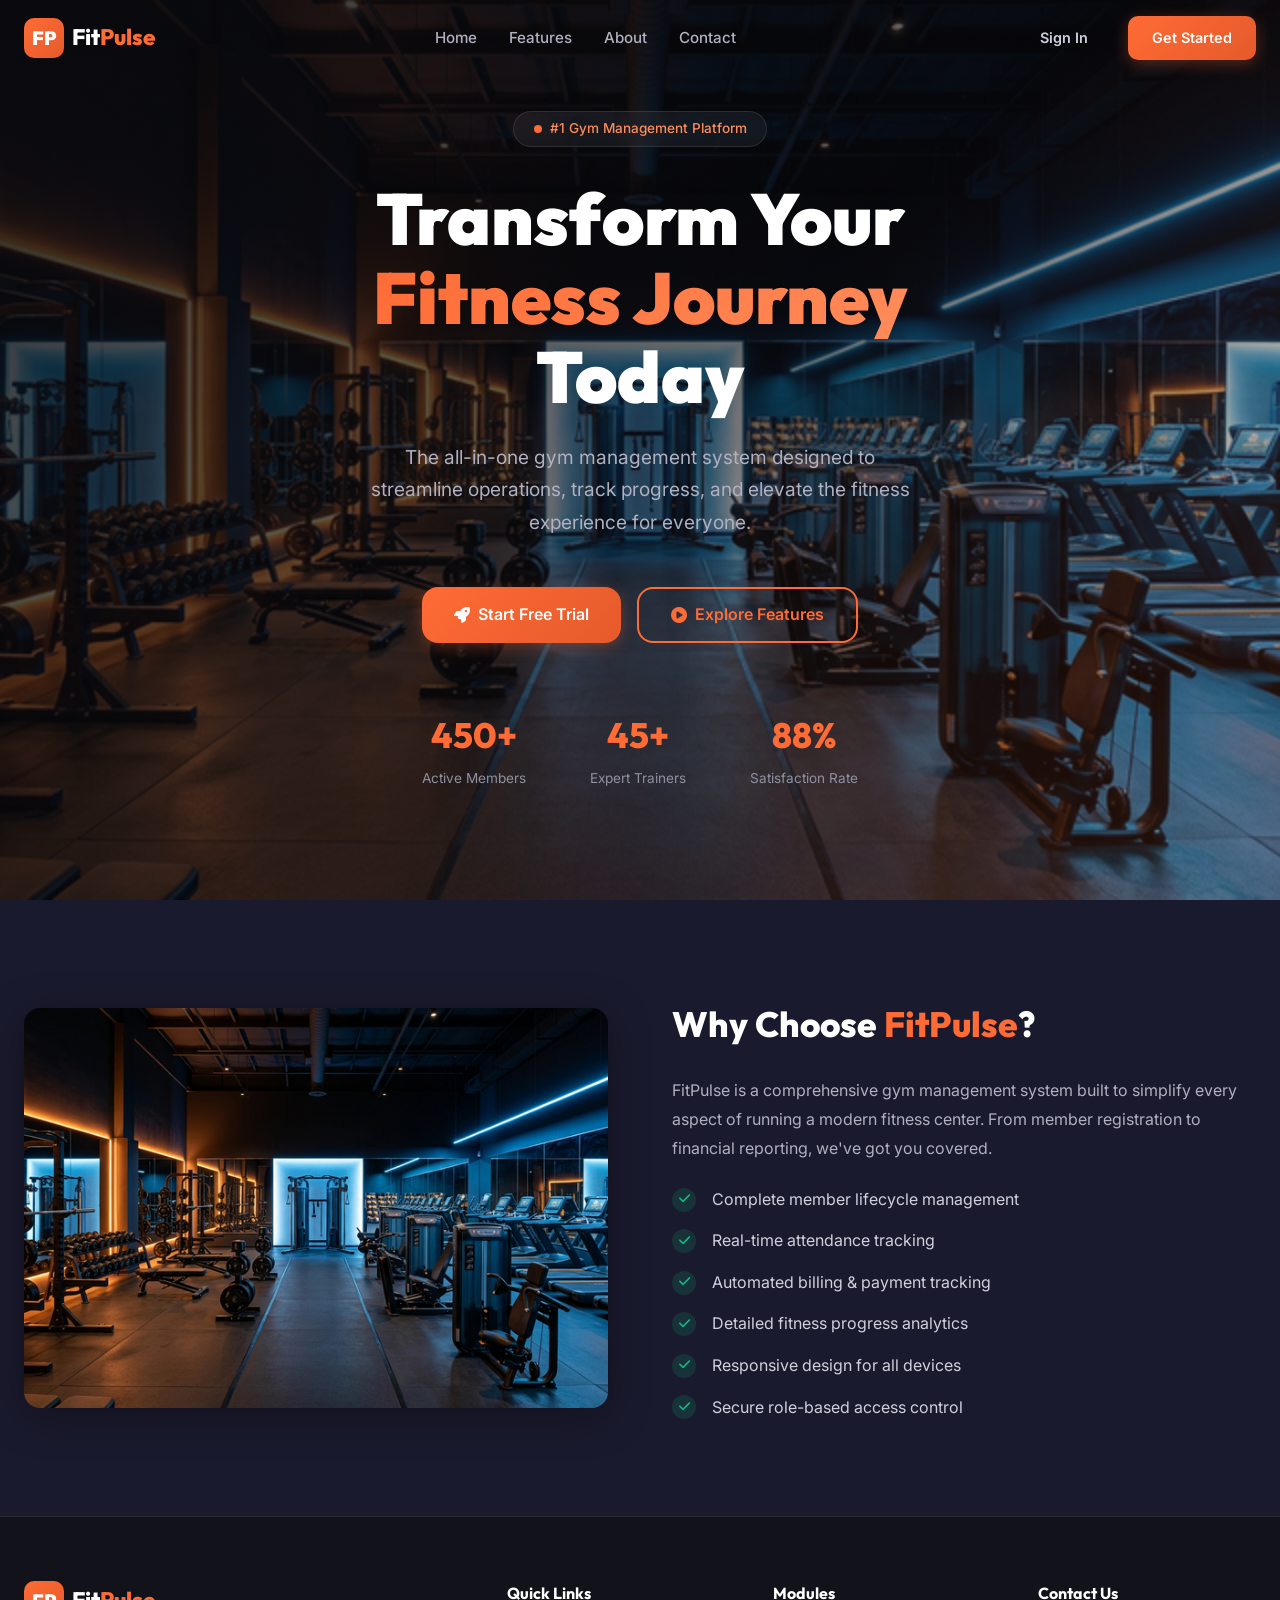
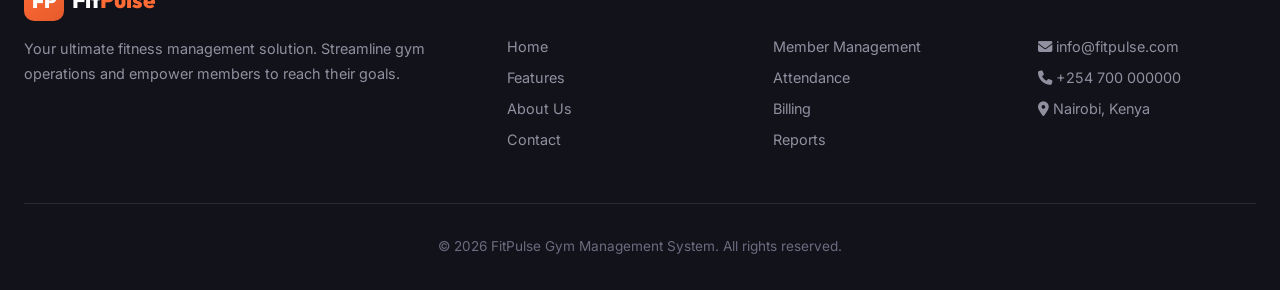
<file: index.html>
<!DOCTYPE html>
<html lang="en">

<head>
  <meta charset="UTF-8">
  <meta name="viewport" content="width=device-width, initial-scale=1.0">
  <meta name="description"
    content="FitPulse Gym Management System - Your ultimate fitness management platform. Track attendance, monitor calories, manage billing and more.">
  <title>FitPulse - Gym Management System</title>
  <link rel="stylesheet" href="css/style.css">
  <link rel="stylesheet" href="https://cdnjs.cloudflare.com/ajax/libs/font-awesome/6.5.1/css/all.min.css">
</head>

<body>

  <!-- ========== NAVBAR ========== -->
  <nav class="navbar" id="navbar">
    <div class="container">
      <a href="index.html" class="navbar-brand">
        <div class="logo-icon">FP</div>
        <span>Fit<span class="brand-accent">Pulse</span></span>
      </a>

      <div class="nav-links" id="navLinks">
        <a href="index.html">Home</a>
        <a href="features.html">Features</a>
        <a href="about.html">About</a>
        <a href="contact.html">Contact</a>
      </div>

      <div class="nav-auth" id="navAuth">
        <a href="auth/login.php" class="btn btn-ghost">Sign In</a>
        <a href="auth/register.php" class="btn btn-primary">Get Started</a>
      </div>

      <button class="hamburger" id="hamburger" aria-label="Toggle navigation">
        <span></span>
        <span></span>
        <span></span>
      </button>
    </div>
  </nav>

  <!-- ========== HERO SECTION ========== -->
  <section class="hero" id="home">
    <div class="hero-bg">
      <img src="assets/images/hero-bg.png" alt="Modern gym interior with premium equipment">
    </div>
    <div class="hero-overlay"></div>

    <div class="hero-content">
      <div class="hero-badge">
        <span class="dot"></span>
        #1 Gym Management Platform
      </div>

      <h1>Transform Your <span class="highlight">Fitness Journey</span> Today</h1>

      <p>The all-in-one gym management system designed to streamline operations, track progress, and elevate the fitness
        experience for everyone.</p>

      <div class="hero-buttons">
        <a href="auth/register.php" class="btn btn-primary btn-lg">
          <i class="fas fa-rocket"></i> Start Free Trial
        </a>
        <a href="#features" class="btn btn-outline btn-lg">
          <i class="fas fa-play-circle"></i> Explore Features
        </a>
      </div>

      <div class="hero-stats">
        <div class="hero-stat">
          <div class="number">500+</div>
          <div class="label">Active Members</div>
        </div>
        <div class="hero-stat">
          <div class="number">50+</div>
          <div class="label">Expert Trainers</div>
        </div>
        <div class="hero-stat">
          <div class="number">98%</div>
          <div class="label">Satisfaction Rate</div>
        </div>
      </div>
    </div>
  </section>

  <!-- ========== ABOUT SECTION ========== -->
  <section class="about" id="about">
    <div class="container">
      <div class="about-grid">
        <div class="about-image">
          <img src="assets/images/hero-bg.png" alt="Gym facility">
        </div>
        <div class="about-text">
          <h2>Why Choose <span class="highlight">FitPulse</span>?</h2>
          <p>FitPulse is a comprehensive gym management system built to simplify every aspect of running a modern
            fitness center. From member registration to financial reporting, we've got you covered.</p>

          <div class="about-list">
            <div class="about-list-item">
              <div class="check"><i class="fas fa-check"></i></div>
              <span>Complete member lifecycle management</span>
            </div>
            <div class="about-list-item">
              <div class="check"><i class="fas fa-check"></i></div>
              <span>Real-time attendance tracking</span>
            </div>
            <div class="about-list-item">
              <div class="check"><i class="fas fa-check"></i></div>
              <span>Automated billing & payment tracking</span>
            </div>
            <div class="about-list-item">
              <div class="check"><i class="fas fa-check"></i></div>
              <span>Detailed fitness progress analytics</span>
            </div>
            <div class="about-list-item">
              <div class="check"><i class="fas fa-check"></i></div>
              <span>Responsive design for all devices</span>
            </div>
            <div class="about-list-item">
              <div class="check"><i class="fas fa-check"></i></div>
              <span>Secure role-based access control</span>
            </div>
          </div>
        </div>
      </div>
    </div>
  </section>

  <!-- ========== FOOTER / CONTACT ========== -->
  <footer class="footer" id="contact">
    <div class="container">
      <div class="footer-grid">
        <div class="footer-brand">
          <a href="index.html" class="navbar-brand">
            <div class="logo-icon">FP</div>
            <span>Fit<span class="brand-accent">Pulse</span></span>
          </a>
          <p>Your ultimate fitness management solution. Streamline gym operations and empower members to reach their
            goals.</p>
        </div>

        <div class="footer-col">
          <h4>Quick Links</h4>
          <a href="index.html">Home</a>
          <a href="features.html">Features</a>
          <a href="about.html">About Us</a>
          <a href="contact.html">Contact</a>
        </div>

        <div class="footer-col">
          <h4>Modules</h4>
          <a href="#">Member Management</a>
          <a href="#">Attendance</a>
          <a href="#">Billing</a>
          <a href="#">Reports</a>
        </div>

        <div class="footer-col">
          <h4>Contact Us</h4>
          <a href="#"><i class="fas fa-envelope"></i> info@fitpulse.com</a>
          <a href="#"><i class="fas fa-phone"></i> +254 700 000000</a>
          <a href="#"><i class="fas fa-location-dot"></i> Nairobi, Kenya</a>
        </div>
      </div>

      <div class="footer-bottom">
        <p>&copy; 2026 FitPulse Gym Management System. All rights reserved.</p>
      </div>
    </div>
  </footer>

  <script src="js/main.js"></script>
</body>

</html>
</file>
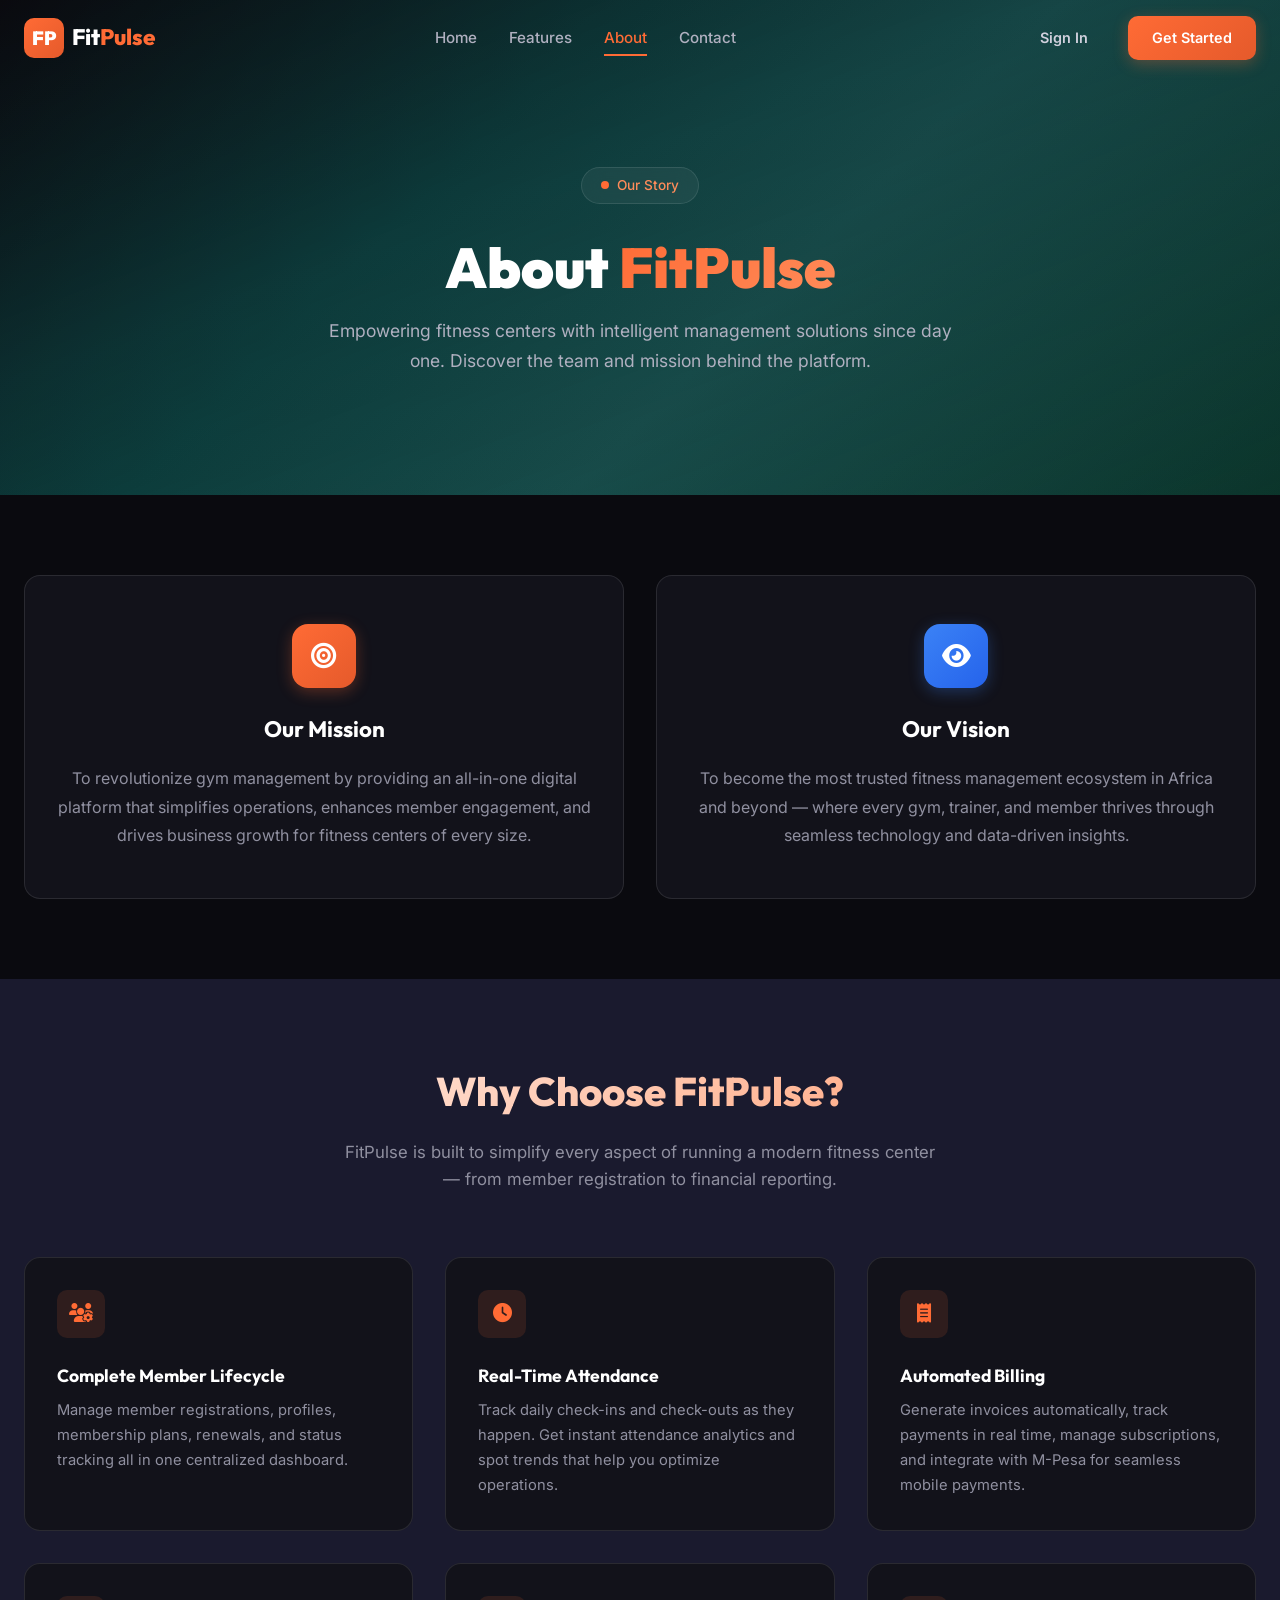
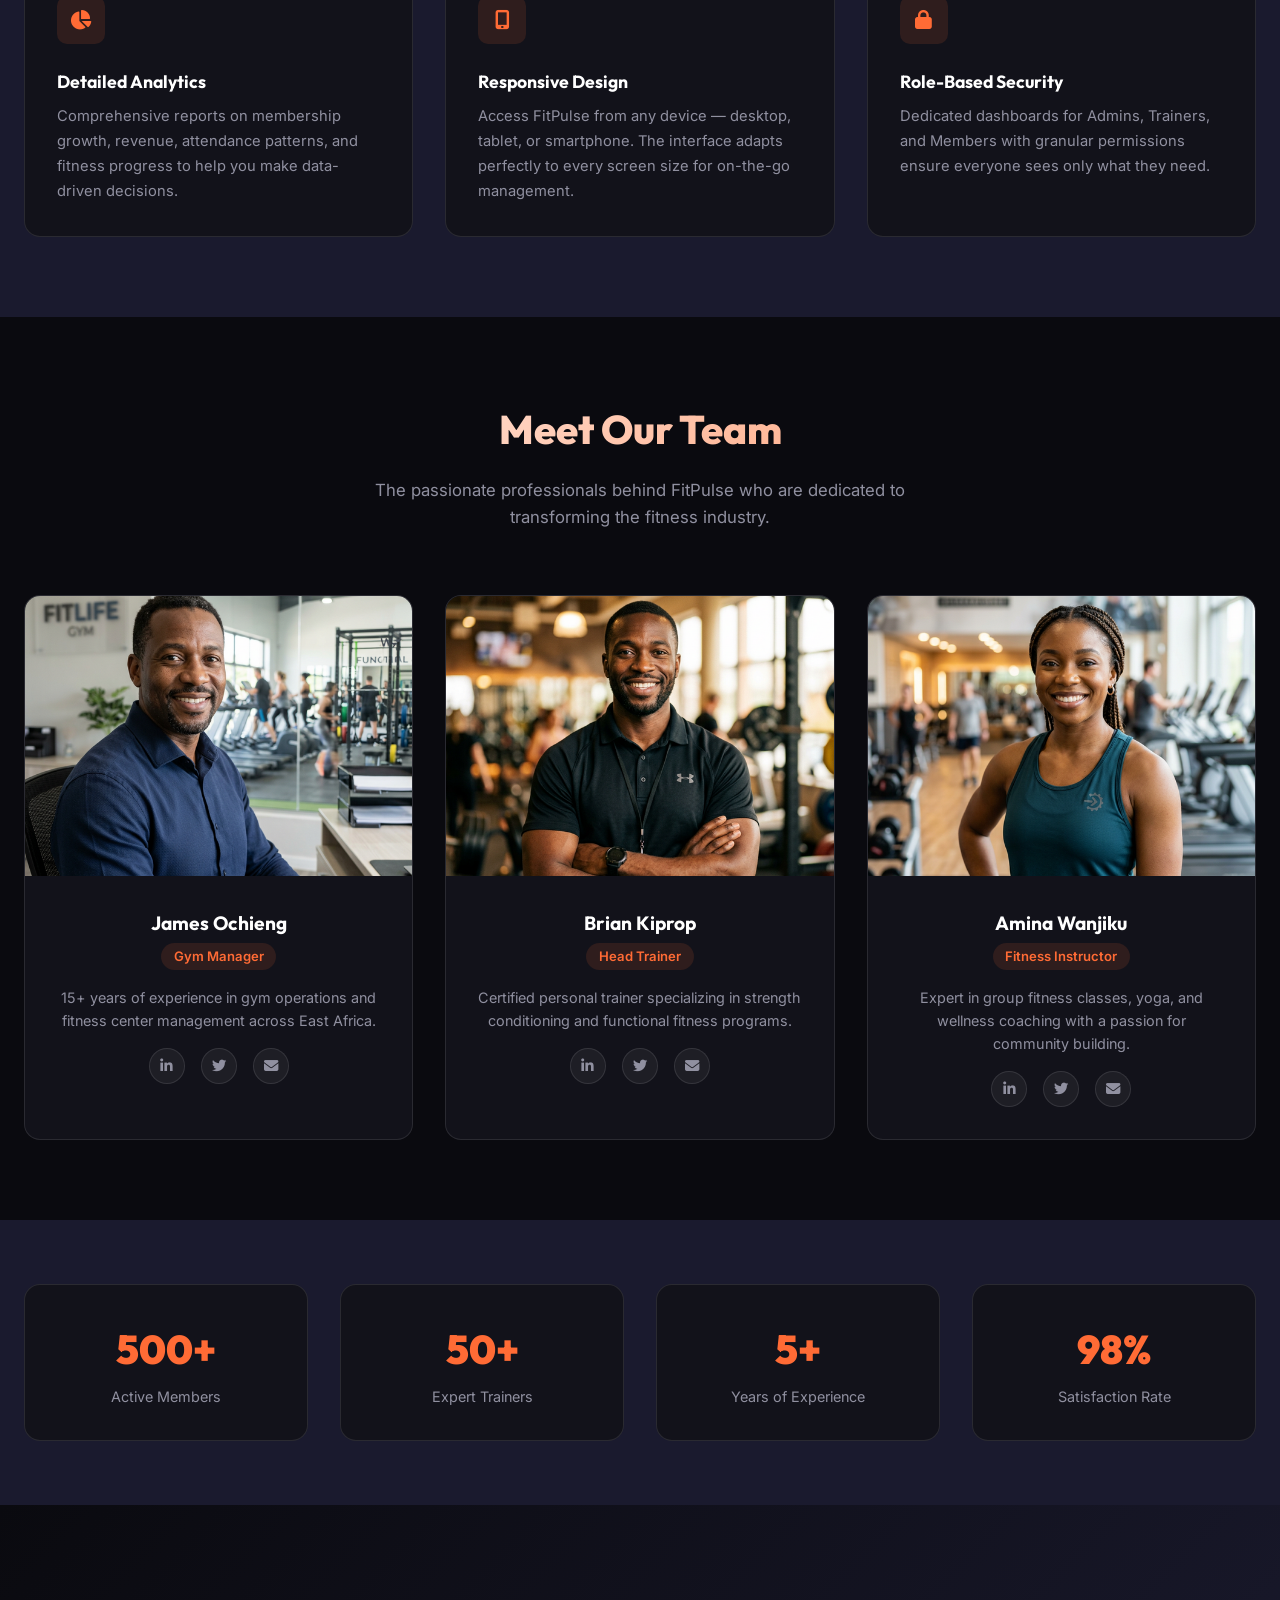
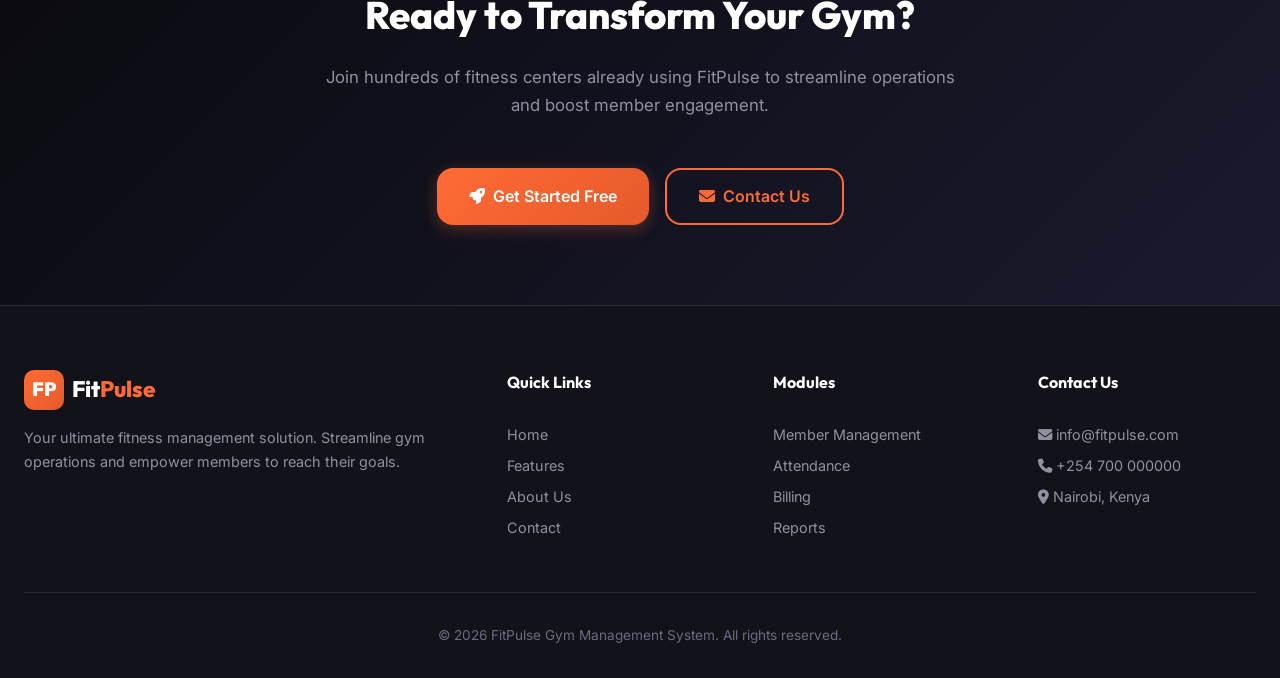
<file: about.html>
<!DOCTYPE html>
<html lang="en">

<head>
    <meta charset="UTF-8">
    <meta name="viewport" content="width=device-width, initial-scale=1.0">
    <meta name="description"
        content="Learn about FitPulse Gym Management System — our mission, vision, and dedicated team behind the #1 fitness management platform.">
    <title>About Us - FitPulse Gym Management System</title>
    <link rel="stylesheet" href="css/style.css">
    <link rel="stylesheet" href="https://cdnjs.cloudflare.com/ajax/libs/font-awesome/6.5.1/css/all.min.css">
</head>

<body>

    <!-- ========== NAVBAR ========== -->
    <nav class="navbar scrolled" id="navbar">
        <div class="container">
            <a href="index.html" class="navbar-brand">
                <div class="logo-icon">FP</div>
                <span>Fit<span class="brand-accent">Pulse</span></span>
            </a>

            <div class="nav-links" id="navLinks">
                <a href="index.html">Home</a>
                <a href="features.html">Features</a>
                <a href="about.html" class="nav-active">About</a>
                <a href="contact.html">Contact</a>
            </div>

            <div class="nav-auth" id="navAuth">
                <a href="auth/login.php" class="btn btn-ghost">Sign In</a>
                <a href="auth/register.php" class="btn btn-primary">Get Started</a>
            </div>

            <button class="hamburger" id="hamburger" aria-label="Toggle navigation">
                <span></span>
                <span></span>
                <span></span>
            </button>
        </div>
    </nav>

    <!-- ========== PAGE HERO ========== -->
    <section class="page-hero page-hero--about">
        <div class="page-hero-overlay"></div>
        <div class="page-hero-content">
            <div class="hero-badge">
                <span class="dot"></span>
                Our Story
            </div>
            <h1>About <span class="highlight">FitPulse</span></h1>
            <p>Empowering fitness centers with intelligent management solutions since day one. Discover the team and
                mission behind the platform.</p>
        </div>
    </section>

    <!-- ========== MISSION & VISION ========== -->
    <section class="mission-vision">
        <div class="container">
            <div class="mv-grid">
                <div class="mv-card animate-in">
                    <div class="mv-icon">
                        <i class="fas fa-bullseye"></i>
                    </div>
                    <h3>Our Mission</h3>
                    <p>To revolutionize gym management by providing an all-in-one digital platform that simplifies
                        operations, enhances member engagement, and drives business growth for fitness centers of every
                        size.</p>
                </div>
                <div class="mv-card animate-in">
                    <div class="mv-icon vision">
                        <i class="fas fa-eye"></i>
                    </div>
                    <h3>Our Vision</h3>
                    <p>To become the most trusted fitness management ecosystem in Africa and beyond — where every gym,
                        trainer, and member thrives through seamless technology and data-driven insights.</p>
                </div>
            </div>
        </div>
    </section>

    <!-- ========== WHY CHOOSE US ========== -->
    <section class="about-why" id="why-us">
        <div class="container">
            <h2 class="section-title">Why Choose <span style="color: var(--primary);">FitPulse</span>?</h2>
            <p class="section-subtitle">FitPulse is built to simplify every aspect of running a modern fitness center —
                from member registration to financial reporting.</p>

            <div class="why-grid">
                <div class="why-card animate-in">
                    <div class="why-icon"><i class="fas fa-users-cog"></i></div>
                    <h4>Complete Member Lifecycle</h4>
                    <p>Manage member registrations, profiles, membership plans, renewals, and status tracking all in one
                        centralized dashboard.</p>
                </div>
                <div class="why-card animate-in">
                    <div class="why-icon"><i class="fas fa-clock"></i></div>
                    <h4>Real-Time Attendance</h4>
                    <p>Track daily check-ins and check-outs as they happen. Get instant attendance analytics and spot
                        trends that help you optimize operations.</p>
                </div>
                <div class="why-card animate-in">
                    <div class="why-icon"><i class="fas fa-receipt"></i></div>
                    <h4>Automated Billing</h4>
                    <p>Generate invoices automatically, track payments in real time, manage subscriptions, and integrate
                        with M-Pesa for seamless mobile payments.</p>
                </div>
                <div class="why-card animate-in">
                    <div class="why-icon"><i class="fas fa-chart-pie"></i></div>
                    <h4>Detailed Analytics</h4>
                    <p>Comprehensive reports on membership growth, revenue, attendance patterns, and fitness progress to
                        help you make data-driven decisions.</p>
                </div>
                <div class="why-card animate-in">
                    <div class="why-icon"><i class="fas fa-mobile-alt"></i></div>
                    <h4>Responsive Design</h4>
                    <p>Access FitPulse from any device — desktop, tablet, or smartphone. The interface adapts perfectly
                        to every screen size for on-the-go management.</p>
                </div>
                <div class="why-card animate-in">
                    <div class="why-icon"><i class="fas fa-lock"></i></div>
                    <h4>Role-Based Security</h4>
                    <p>Dedicated dashboards for Admins, Trainers, and Members with granular permissions ensure everyone
                        sees only what they need.</p>
                </div>
            </div>
        </div>
    </section>

    <!-- ========== TEAM SECTION ========== -->
    <section class="team-section">
        <div class="container">
            <h2 class="section-title">Meet Our Team</h2>
            <p class="section-subtitle">The passionate professionals behind FitPulse who are dedicated to transforming
                the fitness industry.</p>

            <div class="team-grid">
                <div class="team-card animate-in">
                    <div class="team-img">
                        <img src="assets/images/team-3.png" alt="James Ochieng - Gym Manager">
                    </div>
                    <div class="team-info">
                        <h4>James Ochieng</h4>
                        <span class="team-role">Gym Manager</span>
                        <p>15+ years of experience in gym operations and fitness center management across East Africa.
                        </p>
                        <div class="team-social">
                            <a href="#"><i class="fab fa-linkedin-in"></i></a>
                            <a href="#"><i class="fab fa-twitter"></i></a>
                            <a href="#"><i class="fas fa-envelope"></i></a>
                        </div>
                    </div>
                </div>

                <div class="team-card animate-in">
                    <div class="team-img">
                        <img src="assets/images/team-1.png" alt="Brian Kiprop - Head Trainer">
                    </div>
                    <div class="team-info">
                        <h4>Brian Kiprop</h4>
                        <span class="team-role">Head Trainer</span>
                        <p>Certified personal trainer specializing in strength conditioning and functional fitness
                            programs.</p>
                        <div class="team-social">
                            <a href="#"><i class="fab fa-linkedin-in"></i></a>
                            <a href="#"><i class="fab fa-twitter"></i></a>
                            <a href="#"><i class="fas fa-envelope"></i></a>
                        </div>
                    </div>
                </div>

                <div class="team-card animate-in">
                    <div class="team-img">
                        <img src="assets/images/team-2.png" alt="Amina Wanjiku - Fitness Instructor">
                    </div>
                    <div class="team-info">
                        <h4>Amina Wanjiku</h4>
                        <span class="team-role">Fitness Instructor</span>
                        <p>Expert in group fitness classes, yoga, and wellness coaching with a passion for community
                            building.</p>
                        <div class="team-social">
                            <a href="#"><i class="fab fa-linkedin-in"></i></a>
                            <a href="#"><i class="fab fa-twitter"></i></a>
                            <a href="#"><i class="fas fa-envelope"></i></a>
                        </div>
                    </div>
                </div>
            </div>
        </div>
    </section>

    <!-- ========== STATS COUNTER ========== -->
    <section class="about-stats">
        <div class="container">
            <div class="about-stats-grid">
                <div class="about-stat-item animate-in">
                    <div class="about-stat-number">500+</div>
                    <div class="about-stat-label">Active Members</div>
                </div>
                <div class="about-stat-item animate-in">
                    <div class="about-stat-number">50+</div>
                    <div class="about-stat-label">Expert Trainers</div>
                </div>
                <div class="about-stat-item animate-in">
                    <div class="about-stat-number">5+</div>
                    <div class="about-stat-label">Years of Experience</div>
                </div>
                <div class="about-stat-item animate-in">
                    <div class="about-stat-number">98%</div>
                    <div class="about-stat-label">Satisfaction Rate</div>
                </div>
            </div>
        </div>
    </section>

    <!-- ========== CTA SECTION ========== -->
    <section class="page-cta">
        <div class="container">
            <div class="cta-content">
                <h2>Ready to Transform Your Gym?</h2>
                <p>Join hundreds of fitness centers already using FitPulse to streamline operations and boost member
                    engagement.</p>
                <div class="cta-buttons">
                    <a href="auth/register.php" class="btn btn-primary btn-lg">
                        <i class="fas fa-rocket"></i> Get Started Free
                    </a>
                    <a href="contact.html" class="btn btn-outline btn-lg">
                        <i class="fas fa-envelope"></i> Contact Us
                    </a>
                </div>
            </div>
        </div>
    </section>

    <!-- ========== FOOTER ========== -->
    <footer class="footer">
        <div class="container">
            <div class="footer-grid">
                <div class="footer-brand">
                    <a href="index.html" class="navbar-brand">
                        <div class="logo-icon">FP</div>
                        <span>Fit<span class="brand-accent">Pulse</span></span>
                    </a>
                    <p>Your ultimate fitness management solution. Streamline gym operations and empower members to reach
                        their goals.</p>
                </div>

                <div class="footer-col">
                    <h4>Quick Links</h4>
                    <a href="index.html">Home</a>
                    <a href="features.html">Features</a>
                    <a href="about.html">About Us</a>
                    <a href="contact.html">Contact</a>
                </div>

                <div class="footer-col">
                    <h4>Modules</h4>
                    <a href="features.html">Member Management</a>
                    <a href="features.html">Attendance</a>
                    <a href="features.html">Billing</a>
                    <a href="features.html">Reports</a>
                </div>

                <div class="footer-col">
                    <h4>Contact Us</h4>
                    <a href="mailto:info@fitpulse.com"><i class="fas fa-envelope"></i> info@fitpulse.com</a>
                    <a href="tel:+254700000000"><i class="fas fa-phone"></i> +254 700 000000</a>
                    <a href="contact.html"><i class="fas fa-location-dot"></i> Nairobi, Kenya</a>
                </div>
            </div>

            <div class="footer-bottom">
                <p>&copy; 2026 FitPulse Gym Management System. All rights reserved.</p>
            </div>
        </div>
    </footer>

    <script src="js/main.js"></script>
</body>

</html>
</file>
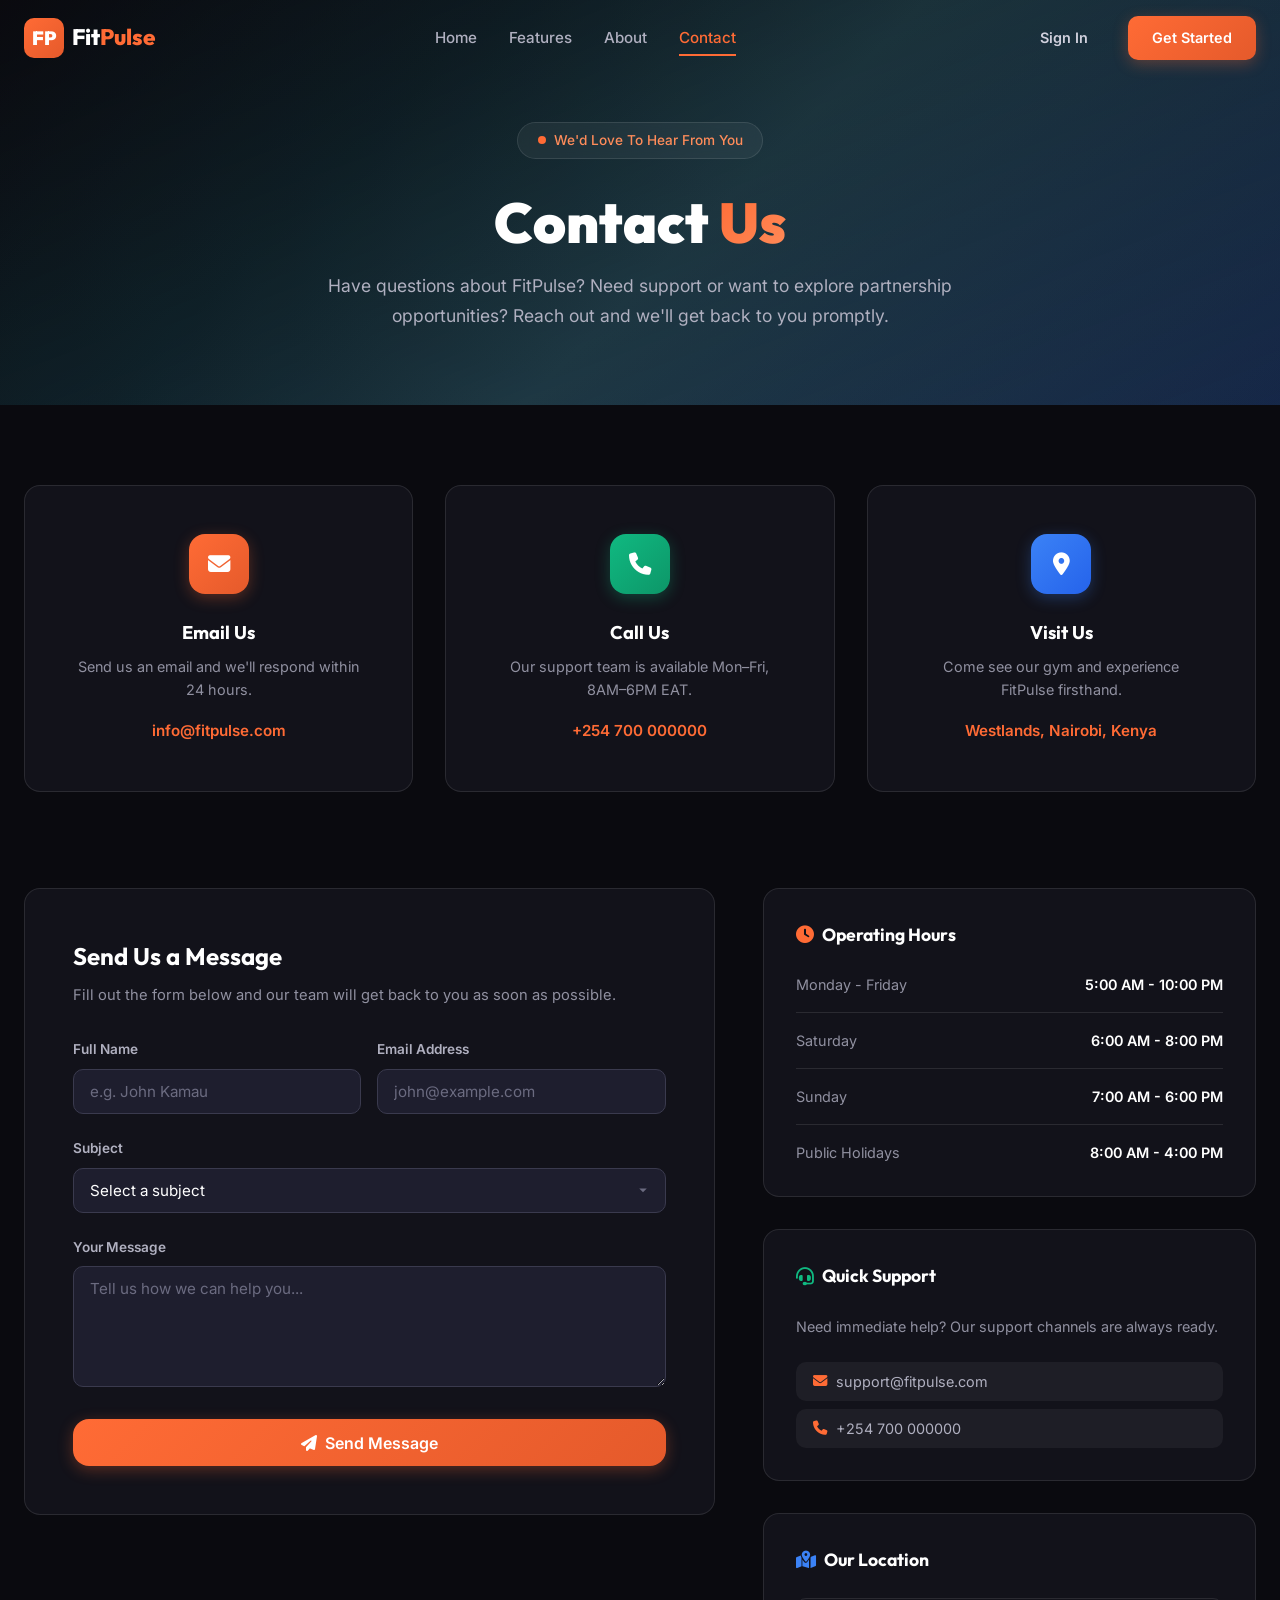
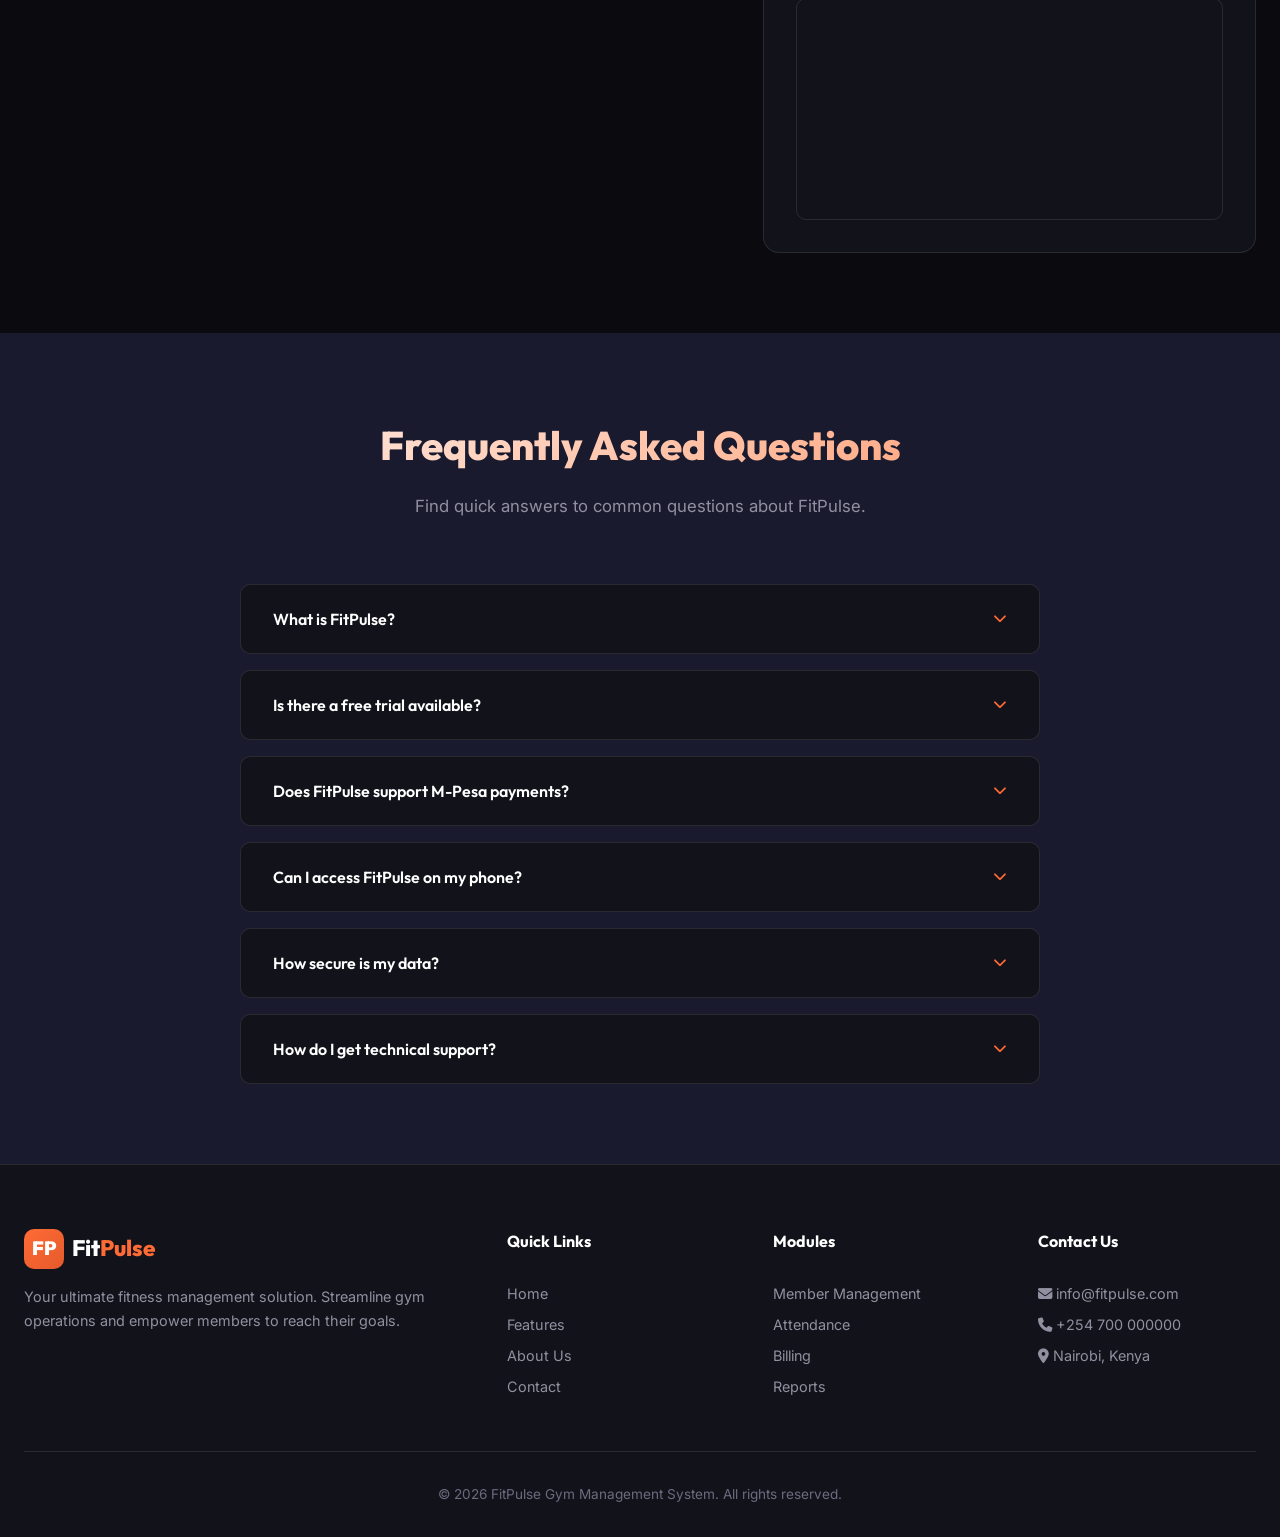
<file: contact.html>
<!DOCTYPE html>
<html lang="en">

<head>
    <meta charset="UTF-8">
    <meta name="viewport" content="width=device-width, initial-scale=1.0">
    <meta name="description"
        content="Get in touch with FitPulse. Contact us for inquiries about our gym management system, support, or partnership opportunities.">
    <title>Contact Us - FitPulse Gym Management System</title>
    <link rel="stylesheet" href="css/style.css">
    <link rel="stylesheet" href="https://cdnjs.cloudflare.com/ajax/libs/font-awesome/6.5.1/css/all.min.css">
</head>

<body>

    <!-- ========== NAVBAR ========== -->
    <nav class="navbar scrolled" id="navbar">
        <div class="container">
            <a href="index.html" class="navbar-brand">
                <div class="logo-icon">FP</div>
                <span>Fit<span class="brand-accent">Pulse</span></span>
            </a>

            <div class="nav-links" id="navLinks">
                <a href="index.html">Home</a>
                <a href="features.html">Features</a>
                <a href="about.html">About</a>
                <a href="contact.html" class="nav-active">Contact</a>
            </div>

            <div class="nav-auth" id="navAuth">
                <a href="auth/login.php" class="btn btn-ghost">Sign In</a>
                <a href="auth/register.php" class="btn btn-primary">Get Started</a>
            </div>

            <button class="hamburger" id="hamburger" aria-label="Toggle navigation">
                <span></span>
                <span></span>
                <span></span>
            </button>
        </div>
    </nav>

    <!-- ========== PAGE HERO ========== -->
    <section class="page-hero page-hero-sm page-hero--contact">
        <div class="page-hero-overlay"></div>
        <div class="page-hero-content">
            <div class="hero-badge">
                <span class="dot"></span>
                We'd Love To Hear From You
            </div>
            <h1>Contact <span class="highlight">Us</span></h1>
            <p>Have questions about FitPulse? Need support or want to explore partnership opportunities? Reach out and
                we'll get back to you promptly.</p>
        </div>
    </section>

    <!-- ========== CONTACT INFO CARDS ========== -->
    <section class="contact-info-section">
        <div class="container">
            <div class="contact-info-grid">
                <div class="contact-info-card animate-in">
                    <div class="contact-info-icon">
                        <i class="fas fa-envelope"></i>
                    </div>
                    <h4>Email Us</h4>
                    <p>Send us an email and we'll respond within 24 hours.</p>
                    <a href="mailto:info@fitpulse.com" class="contact-link">info@fitpulse.com</a>
                </div>

                <div class="contact-info-card animate-in">
                    <div class="contact-info-icon phone">
                        <i class="fas fa-phone"></i>
                    </div>
                    <h4>Call Us</h4>
                    <p>Our support team is available Mon–Fri, 8AM–6PM EAT.</p>
                    <a href="tel:+254700000000" class="contact-link">+254 700 000000</a>
                </div>

                <div class="contact-info-card animate-in">
                    <div class="contact-info-icon location">
                        <i class="fas fa-location-dot"></i>
                    </div>
                    <h4>Visit Us</h4>
                    <p>Come see our gym and experience FitPulse firsthand.</p>
                    <span class="contact-link">Westlands, Nairobi, Kenya</span>
                </div>
            </div>
        </div>
    </section>

    <!-- ========== CONTACT FORM + HOURS ========== -->
    <section class="contact-form-section">
        <div class="container">
            <div class="contact-layout">

                <!-- Contact Form -->
                <div class="contact-form-wrap animate-in">
                    <h3>Send Us a Message</h3>
                    <p>Fill out the form below and our team will get back to you as soon as possible.</p>

                    <form id="contactForm" onsubmit="handleContactSubmit(event)">
                        <div class="form-row">
                            <div class="form-group">
                                <label for="contactName">Full Name</label>
                                <input type="text" id="contactName" class="form-control" placeholder="e.g. John Kamau"
                                    required>
                            </div>
                            <div class="form-group">
                                <label for="contactEmail">Email Address</label>
                                <input type="email" id="contactEmail" class="form-control"
                                    placeholder="john@example.com" required>
                            </div>
                        </div>

                        <div class="form-group">
                            <label for="contactSubject">Subject</label>
                            <select id="contactSubject" class="form-control" required>
                                <option value="">Select a subject</option>
                                <option value="general">General Inquiry</option>
                                <option value="support">Technical Support</option>
                                <option value="billing">Billing Question</option>
                                <option value="partnership">Partnership</option>
                                <option value="demo">Request a Demo</option>
                                <option value="feedback">Feedback</option>
                            </select>
                        </div>

                        <div class="form-group">
                            <label for="contactMessage">Your Message</label>
                            <textarea id="contactMessage" class="form-control" rows="5"
                                placeholder="Tell us how we can help you..." required></textarea>
                        </div>

                        <button type="submit" class="btn btn-primary btn-lg" style="width:100%;">
                            <i class="fas fa-paper-plane"></i> Send Message
                        </button>
                    </form>

                    <div id="contactSuccess" class="alert alert-success" style="display:none; margin-top: 1.5rem;">
                        <i class="fas fa-check-circle"></i> Thank you! Your message has been sent. We'll get back to you
                        soon.
                    </div>
                </div>

                <!-- Sidebar Info -->
                <div class="contact-sidebar">
                    <!-- Operating Hours -->
                    <div class="hours-card animate-in">
                        <h4><i class="fas fa-clock"></i> Operating Hours</h4>
                        <div class="hours-list">
                            <div class="hours-item">
                                <span>Monday - Friday</span>
                                <strong>5:00 AM - 10:00 PM</strong>
                            </div>
                            <div class="hours-item">
                                <span>Saturday</span>
                                <strong>6:00 AM - 8:00 PM</strong>
                            </div>
                            <div class="hours-item">
                                <span>Sunday</span>
                                <strong>7:00 AM - 6:00 PM</strong>
                            </div>
                            <div class="hours-item">
                                <span>Public Holidays</span>
                                <strong>8:00 AM - 4:00 PM</strong>
                            </div>
                        </div>
                    </div>

                    <!-- Quick Support -->
                    <div class="support-card animate-in">
                        <h4><i class="fas fa-headset"></i> Quick Support</h4>
                        <p>Need immediate help? Our support channels are always ready.</p>
                        <div class="support-links">
                            <a href="mailto:support@fitpulse.com" class="support-link">
                                <i class="fas fa-envelope"></i> support@fitpulse.com
                            </a>
                            <a href="tel:+254700000000" class="support-link">
                                <i class="fas fa-phone"></i> +254 700 000000
                            </a>
                        </div>
                    </div>

                    <!-- Google Map -->
                    <div class="map-card animate-in">
                        <h4><i class="fas fa-map-marked-alt"></i> Our Location</h4>
                        <div class="map-wrap">
                            <iframe
                                src="https://www.google.com/maps/embed?pb=!1m18!1m12!1m3!1d15955.17856697099!2d36.8019!3d-1.2641!2m3!1f0!2f0!3f0!3m2!1i1024!2i768!4f13.1!3m3!1m2!1s0x182f17a4fbc43e31%3A0x369b49f0bc0a78e5!2sWestlands%2C%20Nairobi!5e0!3m2!1sen!2ske!4v1700000000000!5m2!1sen!2ske"
                                width="100%" height="220" style="border:0; border-radius: 10px;" allowfullscreen=""
                                loading="lazy" referrerpolicy="no-referrer-when-downgrade"></iframe>
                        </div>
                    </div>
                </div>
            </div>
        </div>
    </section>

    <!-- ========== FAQ SECTION ========== -->
    <section class="faq-section">
        <div class="container">
            <h2 class="section-title">Frequently Asked Questions</h2>
            <p class="section-subtitle">Find quick answers to common questions about FitPulse.</p>

            <div class="faq-grid">
                <div class="faq-item animate-in">
                    <button class="faq-question" onclick="toggleFaq(this)">
                        <span>What is FitPulse?</span>
                        <i class="fas fa-chevron-down"></i>
                    </button>
                    <div class="faq-answer">
                        <p>FitPulse is a comprehensive gym management system built to simplify every aspect of running a
                            modern fitness center — from member registration and attendance tracking to billing and
                            detailed analytics.</p>
                    </div>
                </div>

                <div class="faq-item animate-in">
                    <button class="faq-question" onclick="toggleFaq(this)">
                        <span>Is there a free trial available?</span>
                        <i class="fas fa-chevron-down"></i>
                    </button>
                    <div class="faq-answer">
                        <p>Yes! You can create a free account and explore all of FitPulse's features. Simply click "Get
                            Started" and register to begin your free trial with full access to all modules.</p>
                    </div>
                </div>

                <div class="faq-item animate-in">
                    <button class="faq-question" onclick="toggleFaq(this)">
                        <span>Does FitPulse support M-Pesa payments?</span>
                        <i class="fas fa-chevron-down"></i>
                    </button>
                    <div class="faq-answer">
                        <p>Absolutely! FitPulse integrates with M-Pesa for seamless mobile payments. Members can pay
                            their invoices directly via M-Pesa STK Push from the billing module.</p>
                    </div>
                </div>

                <div class="faq-item animate-in">
                    <button class="faq-question" onclick="toggleFaq(this)">
                        <span>Can I access FitPulse on my phone?</span>
                        <i class="fas fa-chevron-down"></i>
                    </button>
                    <div class="faq-answer">
                        <p>Yes! FitPulse is fully responsive and works beautifully on all devices — desktops, tablets,
                            and smartphones. You can manage your gym on the go from any browser.</p>
                    </div>
                </div>

                <div class="faq-item animate-in">
                    <button class="faq-question" onclick="toggleFaq(this)">
                        <span>How secure is my data?</span>
                        <i class="fas fa-chevron-down"></i>
                    </button>
                    <div class="faq-answer">
                        <p>Security is our top priority. FitPulse uses role-based access control, secure authentication,
                            and encrypted connections to protect your gym's data and your members' personal information.
                        </p>
                    </div>
                </div>

                <div class="faq-item animate-in">
                    <button class="faq-question" onclick="toggleFaq(this)">
                        <span>How do I get technical support?</span>
                        <i class="fas fa-chevron-down"></i>
                    </button>
                    <div class="faq-answer">
                        <p>You can reach our support team via email at support@fitpulse.com, by phone at +254 700
                            000000, or by filling out the contact form above. We typically respond within 24 hours.</p>
                    </div>
                </div>
            </div>
        </div>
    </section>

    <!-- ========== FOOTER ========== -->
    <footer class="footer">
        <div class="container">
            <div class="footer-grid">
                <div class="footer-brand">
                    <a href="index.html" class="navbar-brand">
                        <div class="logo-icon">FP</div>
                        <span>Fit<span class="brand-accent">Pulse</span></span>
                    </a>
                    <p>Your ultimate fitness management solution. Streamline gym operations and empower members to reach
                        their goals.</p>
                </div>

                <div class="footer-col">
                    <h4>Quick Links</h4>
                    <a href="index.html">Home</a>
                    <a href="features.html">Features</a>
                    <a href="about.html">About Us</a>
                    <a href="contact.html">Contact</a>
                </div>

                <div class="footer-col">
                    <h4>Modules</h4>
                    <a href="features.html">Member Management</a>
                    <a href="features.html">Attendance</a>
                    <a href="features.html">Billing</a>
                    <a href="features.html">Reports</a>
                </div>

                <div class="footer-col">
                    <h4>Contact Us</h4>
                    <a href="mailto:info@fitpulse.com"><i class="fas fa-envelope"></i> info@fitpulse.com</a>
                    <a href="tel:+254700000000"><i class="fas fa-phone"></i> +254 700 000000</a>
                    <a href="contact.html"><i class="fas fa-location-dot"></i> Nairobi, Kenya</a>
                </div>
            </div>

            <div class="footer-bottom">
                <p>&copy; 2026 FitPulse Gym Management System. All rights reserved.</p>
            </div>
        </div>
    </footer>

    <script src="js/main.js"></script>
    <script>
        // FAQ Toggle
        function toggleFaq(btn) {
            const item = btn.parentElement;
            const isActive = item.classList.contains('active');

            // Close all FAQs
            document.querySelectorAll('.faq-item').forEach(faq => {
                faq.classList.remove('active');
            });

            // Toggle clicked
            if (!isActive) {
                item.classList.add('active');
            }
        }

        // Contact Form Submit
        function handleContactSubmit(e) {
            e.preventDefault();
            const form = e.target;
            if (window.validateForm && !window.validateForm(form)) return;

            // Show success message
            document.getElementById('contactSuccess').style.display = 'flex';
            form.reset();

            // Hide after 5 seconds
            setTimeout(() => {
                document.getElementById('contactSuccess').style.display = 'none';
            }, 5000);
        }
    </script>
</body>

</html>
</file>
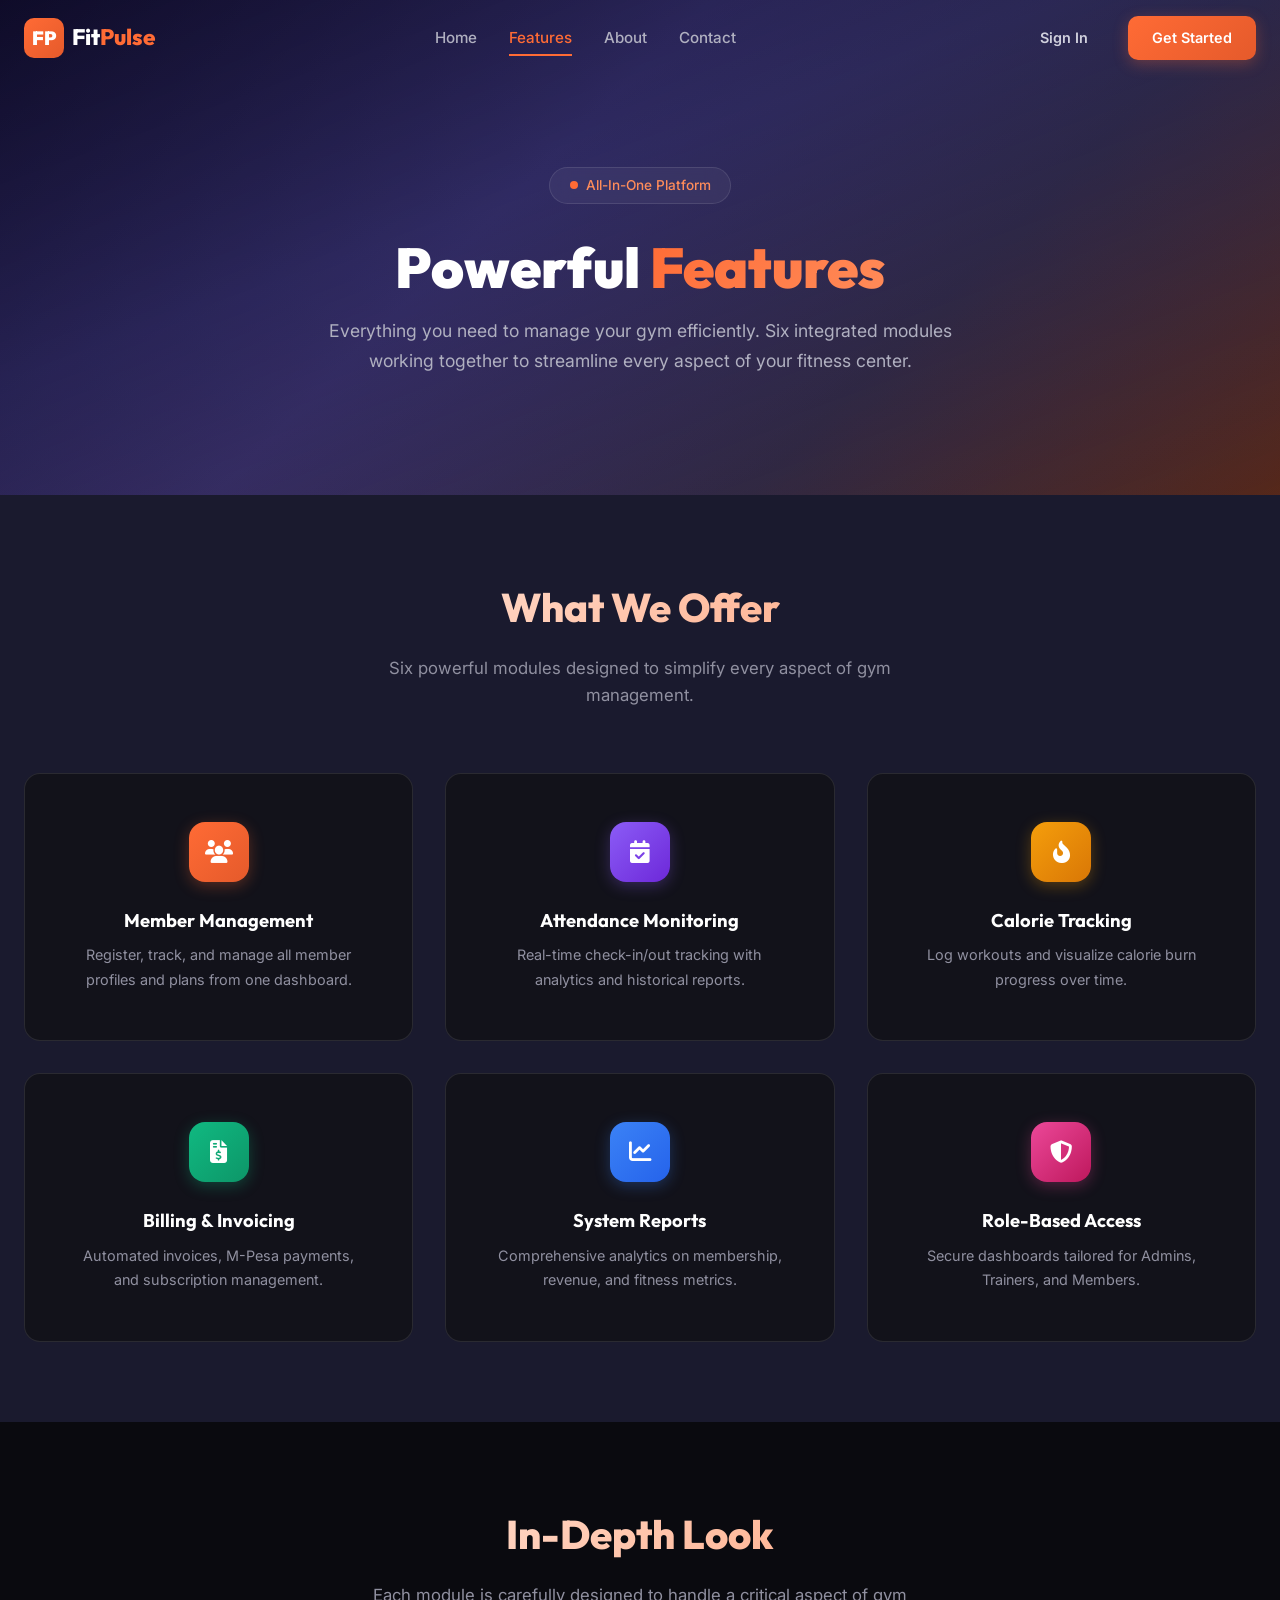
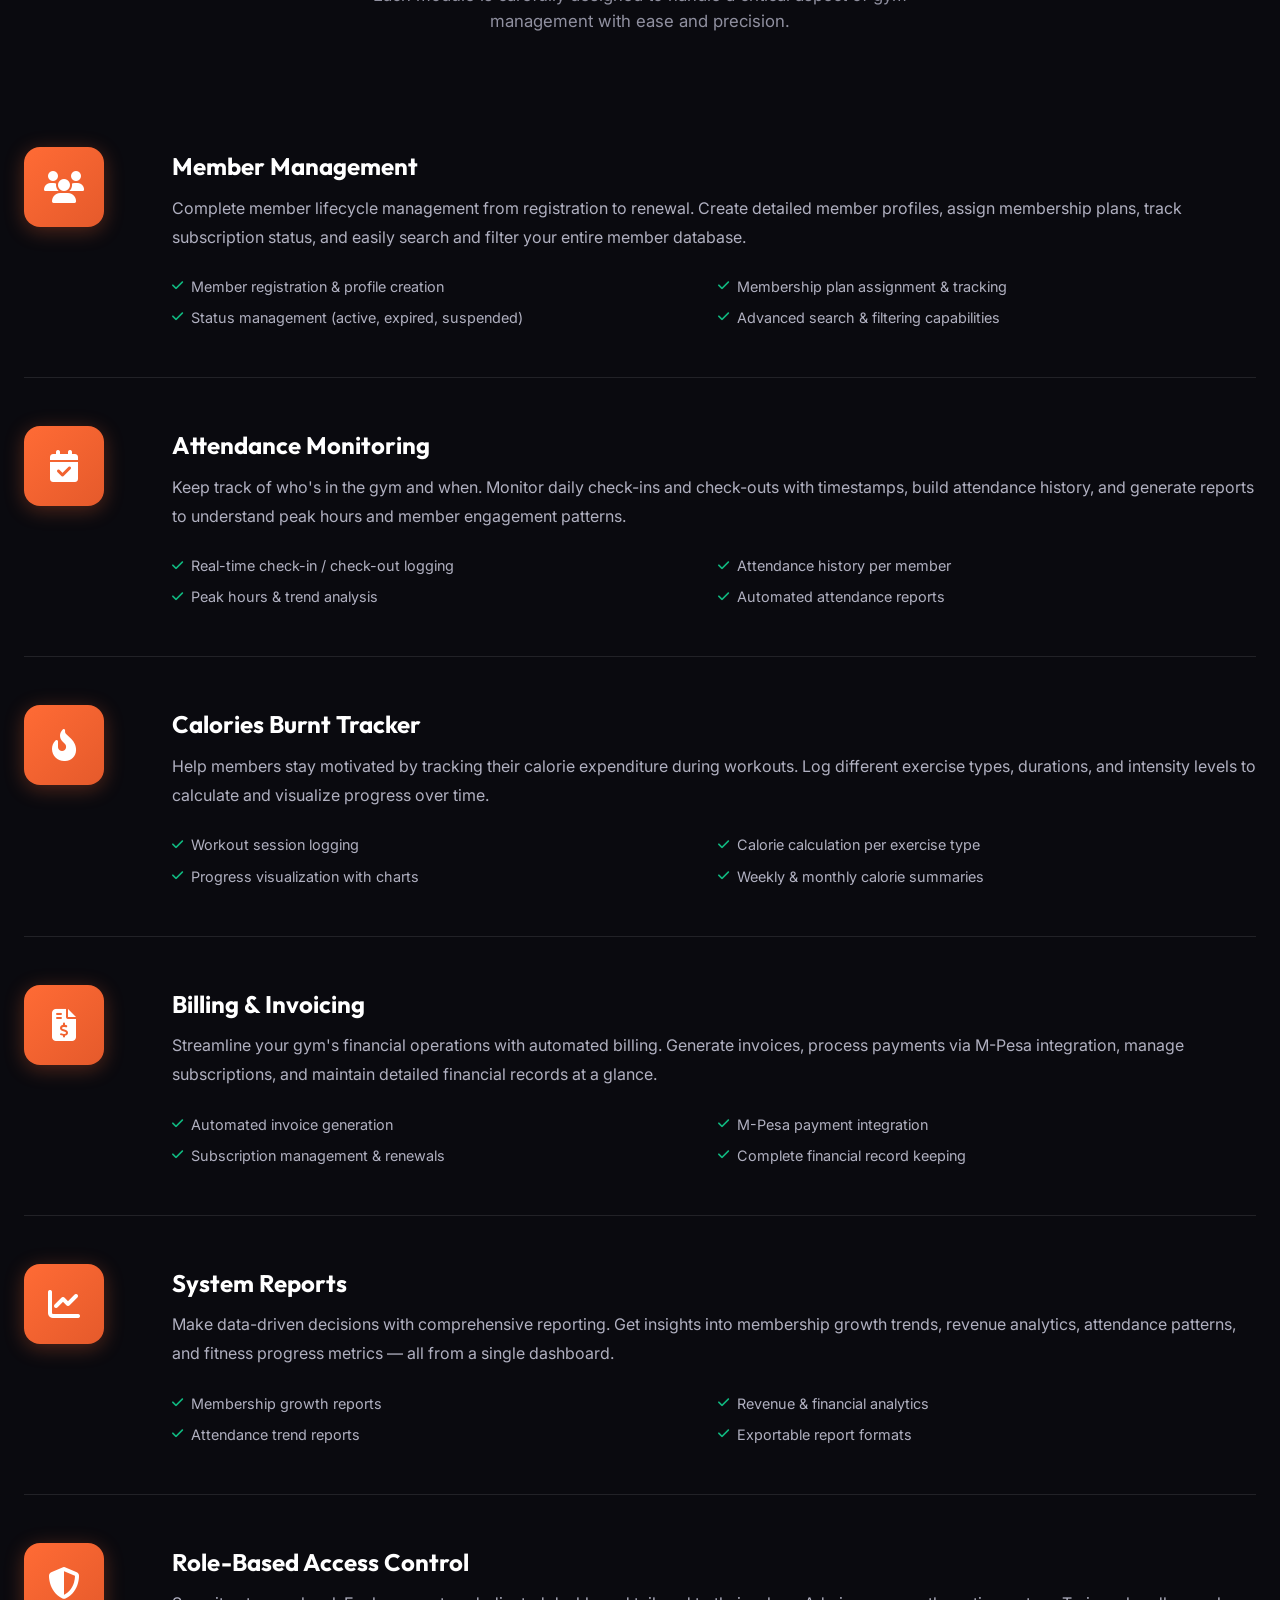
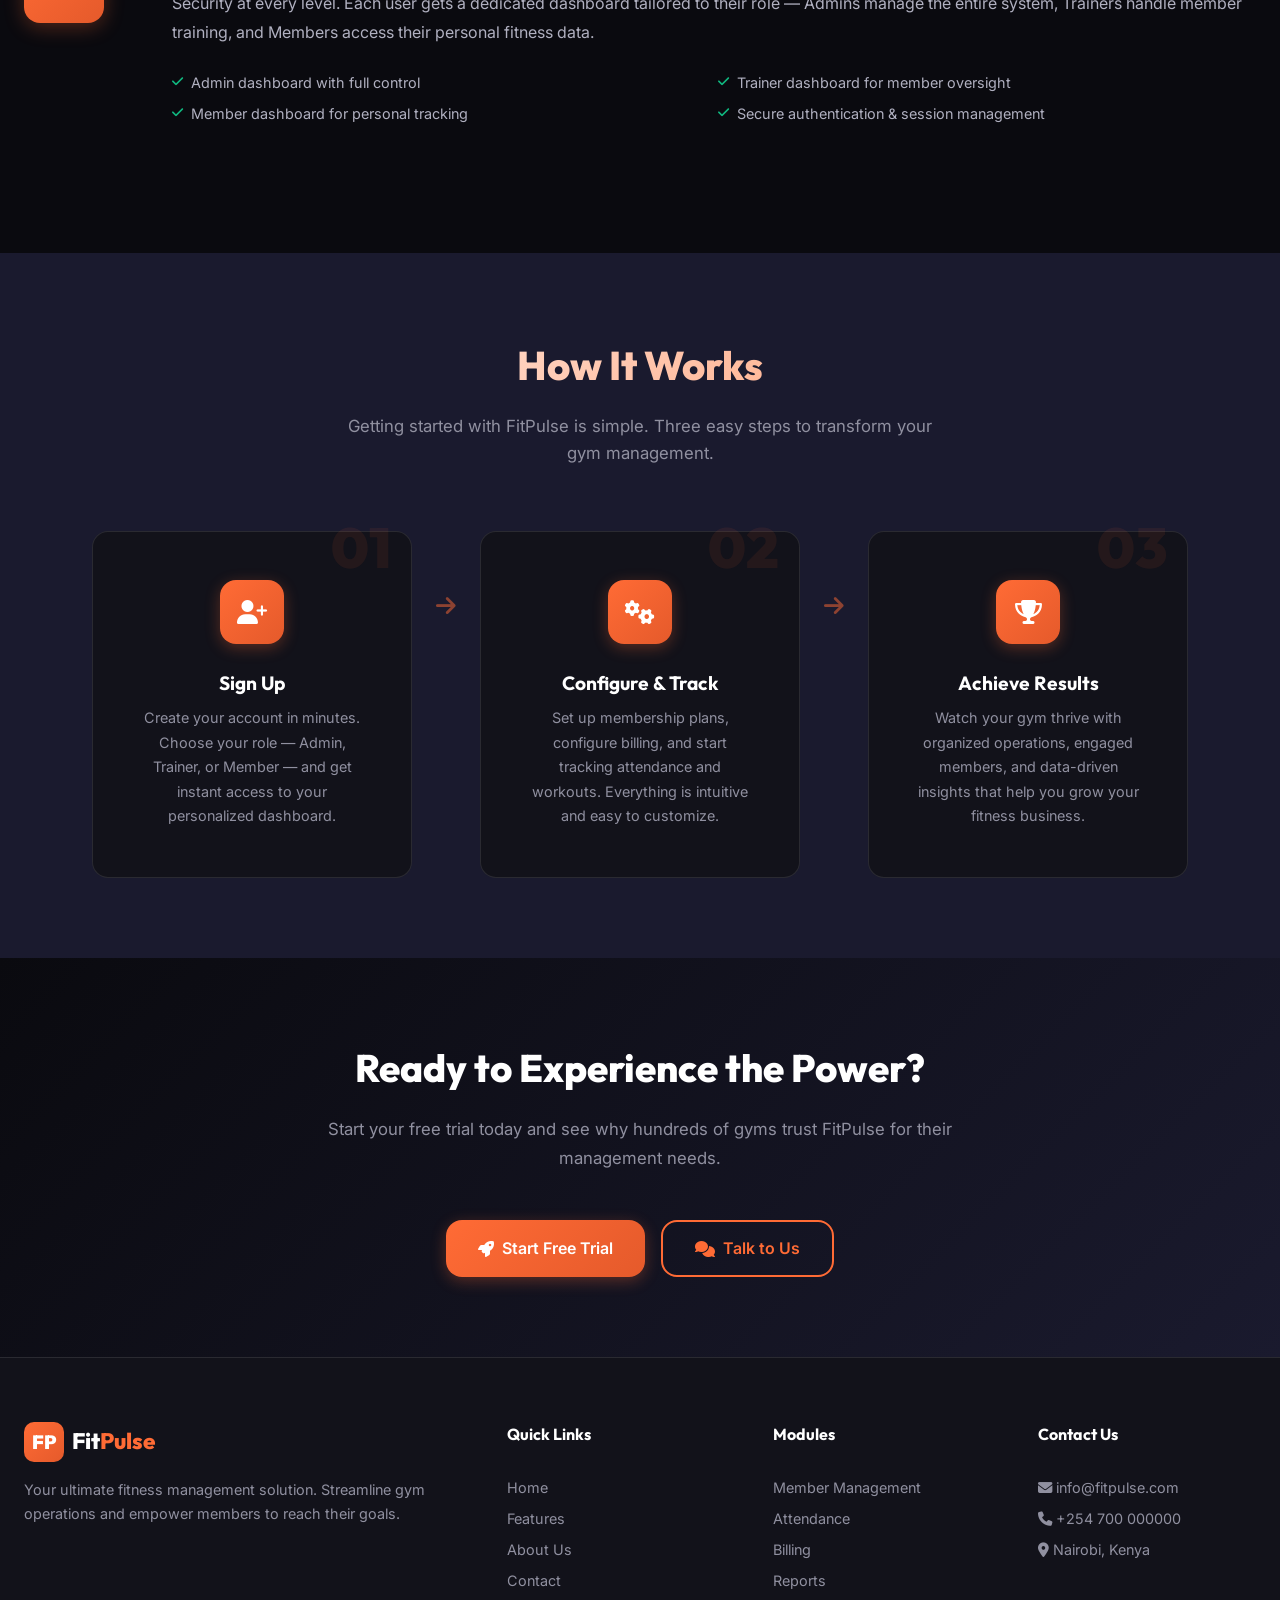
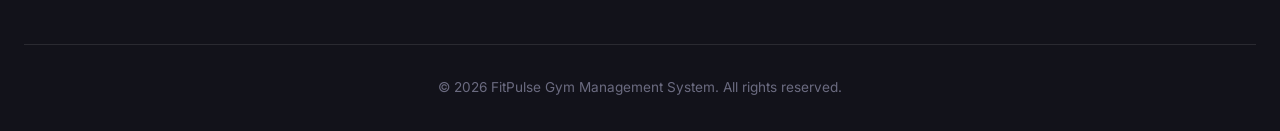
<file: features.html>
<!DOCTYPE html>
<html lang="en">

<head>
    <meta charset="UTF-8">
    <meta name="viewport" content="width=device-width, initial-scale=1.0">
    <meta name="description"
        content="Explore FitPulse's powerful features — member management, attendance monitoring, calorie tracking, billing, reports, and role-based access control.">
    <title>Features - FitPulse Gym Management System</title>
    <link rel="stylesheet" href="css/style.css">
    <link rel="stylesheet" href="https://cdnjs.cloudflare.com/ajax/libs/font-awesome/6.5.1/css/all.min.css">
</head>

<body>

    <!-- ========== NAVBAR ========== -->
    <nav class="navbar scrolled" id="navbar">
        <div class="container">
            <a href="index.html" class="navbar-brand">
                <div class="logo-icon">FP</div>
                <span>Fit<span class="brand-accent">Pulse</span></span>
            </a>

            <div class="nav-links" id="navLinks">
                <a href="index.html">Home</a>
                <a href="features.html" class="nav-active">Features</a>
                <a href="about.html">About</a>
                <a href="contact.html">Contact</a>
            </div>

            <div class="nav-auth" id="navAuth">
                <a href="auth/login.php" class="btn btn-ghost">Sign In</a>
                <a href="auth/register.php" class="btn btn-primary">Get Started</a>
            </div>

            <button class="hamburger" id="hamburger" aria-label="Toggle navigation">
                <span></span>
                <span></span>
                <span></span>
            </button>
        </div>
    </nav>

    <!-- ========== PAGE HERO ========== -->
    <section class="page-hero page-hero--features">
        <div class="page-hero-overlay"></div>
        <div class="page-hero-content">
            <div class="hero-badge">
                <span class="dot"></span>
                All-In-One Platform
            </div>
            <h1>Powerful <span class="highlight">Features</span></h1>
            <p>Everything you need to manage your gym efficiently. Six integrated modules working together to streamline
                every aspect of your fitness center.</p>
        </div>
    </section>

    <!-- ========== FEATURE OVERVIEW GRID ========== -->
    <section class="feature-overview">
        <div class="container">
            <h2 class="section-title">What We Offer</h2>
            <p class="section-subtitle">Six powerful modules designed to simplify every aspect of gym management.</p>

            <div class="feature-overview-grid">
                <div class="feature-overview-card animate-in">
                    <div class="feature-overview-icon">
                        <i class="fas fa-users"></i>
                    </div>
                    <h4>Member Management</h4>
                    <p>Register, track, and manage all member profiles and plans from one dashboard.</p>
                </div>
                <div class="feature-overview-card animate-in">
                    <div class="feature-overview-icon attendance">
                        <i class="fas fa-calendar-check"></i>
                    </div>
                    <h4>Attendance Monitoring</h4>
                    <p>Real-time check-in/out tracking with analytics and historical reports.</p>
                </div>
                <div class="feature-overview-card animate-in">
                    <div class="feature-overview-icon calories">
                        <i class="fas fa-fire-flame-curved"></i>
                    </div>
                    <h4>Calorie Tracking</h4>
                    <p>Log workouts and visualize calorie burn progress over time.</p>
                </div>
                <div class="feature-overview-card animate-in">
                    <div class="feature-overview-icon billing">
                        <i class="fas fa-file-invoice-dollar"></i>
                    </div>
                    <h4>Billing & Invoicing</h4>
                    <p>Automated invoices, M-Pesa payments, and subscription management.</p>
                </div>
                <div class="feature-overview-card animate-in">
                    <div class="feature-overview-icon reports">
                        <i class="fas fa-chart-line"></i>
                    </div>
                    <h4>System Reports</h4>
                    <p>Comprehensive analytics on membership, revenue, and fitness metrics.</p>
                </div>
                <div class="feature-overview-card animate-in">
                    <div class="feature-overview-icon security">
                        <i class="fas fa-shield-halved"></i>
                    </div>
                    <h4>Role-Based Access</h4>
                    <p>Secure dashboards tailored for Admins, Trainers, and Members.</p>
                </div>
            </div>
        </div>
    </section>

    <!-- ========== DETAILED FEATURES ========== -->
    <section class="features-detail">
        <div class="container">
            <h2 class="section-title">In-Depth Look</h2>
            <p class="section-subtitle">Each module is carefully designed to handle a critical aspect of gym management
                with ease and precision.</p>

            <!-- Feature 1 -->
            <div class="feature-detail-row animate-in">
                <div class="feature-detail-icon">
                    <i class="fas fa-users"></i>
                </div>
                <div class="feature-detail-content">
                    <h3>Member Management</h3>
                    <p>Complete member lifecycle management from registration to renewal. Create detailed member
                        profiles, assign membership plans, track subscription status, and easily search and filter your
                        entire member database.</p>
                    <ul class="feature-checklist">
                        <li><i class="fas fa-check"></i> Member registration & profile creation</li>
                        <li><i class="fas fa-check"></i> Membership plan assignment & tracking</li>
                        <li><i class="fas fa-check"></i> Status management (active, expired, suspended)</li>
                        <li><i class="fas fa-check"></i> Advanced search & filtering capabilities</li>
                    </ul>
                </div>
            </div>

            <!-- Feature 2 -->
            <div class="feature-detail-row animate-in">
                <div class="feature-detail-icon">
                    <i class="fas fa-calendar-check"></i>
                </div>
                <div class="feature-detail-content">
                    <h3>Attendance Monitoring</h3>
                    <p>Keep track of who's in the gym and when. Monitor daily check-ins and check-outs with timestamps,
                        build attendance history, and generate reports to understand peak hours and member engagement
                        patterns.</p>
                    <ul class="feature-checklist">
                        <li><i class="fas fa-check"></i> Real-time check-in / check-out logging</li>
                        <li><i class="fas fa-check"></i> Attendance history per member</li>
                        <li><i class="fas fa-check"></i> Peak hours & trend analysis</li>
                        <li><i class="fas fa-check"></i> Automated attendance reports</li>
                    </ul>
                </div>
            </div>

            <!-- Feature 3 -->
            <div class="feature-detail-row animate-in">
                <div class="feature-detail-icon">
                    <i class="fas fa-fire-flame-curved"></i>
                </div>
                <div class="feature-detail-content">
                    <h3>Calories Burnt Tracker</h3>
                    <p>Help members stay motivated by tracking their calorie expenditure during workouts. Log different
                        exercise types, durations, and intensity levels to calculate and visualize progress over time.
                    </p>
                    <ul class="feature-checklist">
                        <li><i class="fas fa-check"></i> Workout session logging</li>
                        <li><i class="fas fa-check"></i> Calorie calculation per exercise type</li>
                        <li><i class="fas fa-check"></i> Progress visualization with charts</li>
                        <li><i class="fas fa-check"></i> Weekly & monthly calorie summaries</li>
                    </ul>
                </div>
            </div>

            <!-- Feature 4 -->
            <div class="feature-detail-row animate-in">
                <div class="feature-detail-icon">
                    <i class="fas fa-file-invoice-dollar"></i>
                </div>
                <div class="feature-detail-content">
                    <h3>Billing & Invoicing</h3>
                    <p>Streamline your gym's financial operations with automated billing. Generate invoices, process
                        payments via M-Pesa integration, manage subscriptions, and maintain detailed financial records
                        at a glance.</p>
                    <ul class="feature-checklist">
                        <li><i class="fas fa-check"></i> Automated invoice generation</li>
                        <li><i class="fas fa-check"></i> M-Pesa payment integration</li>
                        <li><i class="fas fa-check"></i> Subscription management & renewals</li>
                        <li><i class="fas fa-check"></i> Complete financial record keeping</li>
                    </ul>
                </div>
            </div>

            <!-- Feature 5 -->
            <div class="feature-detail-row animate-in">
                <div class="feature-detail-icon">
                    <i class="fas fa-chart-line"></i>
                </div>
                <div class="feature-detail-content">
                    <h3>System Reports</h3>
                    <p>Make data-driven decisions with comprehensive reporting. Get insights into membership growth
                        trends, revenue analytics, attendance patterns, and fitness progress metrics — all from a single
                        dashboard.</p>
                    <ul class="feature-checklist">
                        <li><i class="fas fa-check"></i> Membership growth reports</li>
                        <li><i class="fas fa-check"></i> Revenue & financial analytics</li>
                        <li><i class="fas fa-check"></i> Attendance trend reports</li>
                        <li><i class="fas fa-check"></i> Exportable report formats</li>
                    </ul>
                </div>
            </div>

            <!-- Feature 6 -->
            <div class="feature-detail-row animate-in">
                <div class="feature-detail-icon">
                    <i class="fas fa-shield-halved"></i>
                </div>
                <div class="feature-detail-content">
                    <h3>Role-Based Access Control</h3>
                    <p>Security at every level. Each user gets a dedicated dashboard tailored to their role — Admins
                        manage the entire system, Trainers handle member training, and Members access their personal
                        fitness data.</p>
                    <ul class="feature-checklist">
                        <li><i class="fas fa-check"></i> Admin dashboard with full control</li>
                        <li><i class="fas fa-check"></i> Trainer dashboard for member oversight</li>
                        <li><i class="fas fa-check"></i> Member dashboard for personal tracking</li>
                        <li><i class="fas fa-check"></i> Secure authentication & session management</li>
                    </ul>
                </div>
            </div>
        </div>
    </section>

    <!-- ========== HOW IT WORKS ========== -->
    <section class="how-it-works">
        <div class="container">
            <h2 class="section-title">How It Works</h2>
            <p class="section-subtitle">Getting started with FitPulse is simple. Three easy steps to transform your gym
                management.</p>

            <div class="steps-grid">
                <div class="step-card animate-in">
                    <div class="step-number-big">01</div>
                    <div class="step-icon-wrap">
                        <i class="fas fa-user-plus"></i>
                    </div>
                    <h3>Sign Up</h3>
                    <p>Create your account in minutes. Choose your role — Admin, Trainer, or Member — and get instant
                        access to your personalized dashboard.</p>
                </div>

                <div class="step-connector">
                    <i class="fas fa-arrow-right"></i>
                </div>

                <div class="step-card animate-in">
                    <div class="step-number-big">02</div>
                    <div class="step-icon-wrap">
                        <i class="fas fa-cogs"></i>
                    </div>
                    <h3>Configure & Track</h3>
                    <p>Set up membership plans, configure billing, and start tracking attendance and workouts.
                        Everything is intuitive and easy to customize.</p>
                </div>

                <div class="step-connector">
                    <i class="fas fa-arrow-right"></i>
                </div>

                <div class="step-card animate-in">
                    <div class="step-number-big">03</div>
                    <div class="step-icon-wrap">
                        <i class="fas fa-trophy"></i>
                    </div>
                    <h3>Achieve Results</h3>
                    <p>Watch your gym thrive with organized operations, engaged members, and data-driven insights that
                        help you grow your fitness business.</p>
                </div>
            </div>
        </div>
    </section>

    <!-- ========== CTA SECTION ========== -->
    <section class="page-cta">
        <div class="container">
            <div class="cta-content">
                <h2>Ready to Experience the Power?</h2>
                <p>Start your free trial today and see why hundreds of gyms trust FitPulse for their management needs.
                </p>
                <div class="cta-buttons">
                    <a href="auth/register.php" class="btn btn-primary btn-lg">
                        <i class="fas fa-rocket"></i> Start Free Trial
                    </a>
                    <a href="contact.html" class="btn btn-outline btn-lg">
                        <i class="fas fa-comments"></i> Talk to Us
                    </a>
                </div>
            </div>
        </div>
    </section>

    <!-- ========== FOOTER ========== -->
    <footer class="footer">
        <div class="container">
            <div class="footer-grid">
                <div class="footer-brand">
                    <a href="index.html" class="navbar-brand">
                        <div class="logo-icon">FP</div>
                        <span>Fit<span class="brand-accent">Pulse</span></span>
                    </a>
                    <p>Your ultimate fitness management solution. Streamline gym operations and empower members to reach
                        their goals.</p>
                </div>

                <div class="footer-col">
                    <h4>Quick Links</h4>
                    <a href="index.html">Home</a>
                    <a href="features.html">Features</a>
                    <a href="about.html">About Us</a>
                    <a href="contact.html">Contact</a>
                </div>

                <div class="footer-col">
                    <h4>Modules</h4>
                    <a href="features.html">Member Management</a>
                    <a href="features.html">Attendance</a>
                    <a href="features.html">Billing</a>
                    <a href="features.html">Reports</a>
                </div>

                <div class="footer-col">
                    <h4>Contact Us</h4>
                    <a href="mailto:info@fitpulse.com"><i class="fas fa-envelope"></i> info@fitpulse.com</a>
                    <a href="tel:+254700000000"><i class="fas fa-phone"></i> +254 700 000000</a>
                    <a href="contact.html"><i class="fas fa-location-dot"></i> Nairobi, Kenya</a>
                </div>
            </div>

            <div class="footer-bottom">
                <p>&copy; 2026 FitPulse Gym Management System. All rights reserved.</p>
            </div>
        </div>
    </footer>

    <script src="js/main.js"></script>
</body>

</html>
</file>
<file: css/style.css>
/* ============================================
   GYM FITNESS MANAGEMENT SYSTEM
   Design System & Global Styles
   ============================================ */

/* ---------- Google Fonts ---------- */
@import url('https://fonts.googleapis.com/css2?family=Inter:wght@300;400;500;600;700;800;900&family=Outfit:wght@400;500;600;700;800;900&display=swap');

/* ---------- CSS Custom Properties ---------- */
:root {
  /* Primary palette */
  --primary: #ff6b35;
  --primary-dark: #e55a2b;
  --primary-light: #ff8c5a;
  --primary-glow: rgba(255, 107, 53, 0.3);

  /* Secondary palette */
  --secondary: #1a1a2e;
  --secondary-light: #16213e;
  --accent: #0f3460;

  /* Neutral palette */
  --dark: #0a0a0f;
  --dark-card: #12121a;
  --dark-surface: #1a1a2e;
  --gray-900: #1e1e2e;
  --gray-800: #2a2a3e;
  --gray-700: #3a3a4e;
  --gray-600: #4a4a5e;
  --gray-500: #6b6b80;
  --gray-400: #9090a0;
  --gray-300: #b0b0c0;
  --gray-200: #d0d0dd;
  --gray-100: #e8e8f0;
  --white: #ffffff;

  /* Status colors */
  --success: #10b981;
  --success-light: rgba(16, 185, 129, 0.15);
  --warning: #f59e0b;
  --warning-light: rgba(245, 158, 11, 0.15);
  --danger: #ef4444;
  --danger-light: rgba(239, 68, 68, 0.15);
  --info: #3b82f6;
  --info-light: rgba(59, 130, 246, 0.15);

  /* Typography */
  --font-display: 'Outfit', sans-serif;
  --font-body: 'Inter', sans-serif;

  /* Spacing */
  --space-xs: 0.25rem;
  --space-sm: 0.5rem;
  --space-md: 1rem;
  --space-lg: 1.5rem;
  --space-xl: 2rem;
  --space-2xl: 3rem;
  --space-3xl: 4rem;

  /* Border radius */
  --radius-sm: 6px;
  --radius-md: 10px;
  --radius-lg: 16px;
  --radius-xl: 24px;
  --radius-full: 50%;

  /* Shadows */
  --shadow-sm: 0 2px 8px rgba(0, 0, 0, 0.15);
  --shadow-md: 0 4px 20px rgba(0, 0, 0, 0.25);
  --shadow-lg: 0 8px 40px rgba(0, 0, 0, 0.35);
  --shadow-glow: 0 0 30px var(--primary-glow);

  /* Transitions */
  --transition-fast: 0.15s ease;
  --transition-base: 0.3s ease;
  --transition-slow: 0.5s ease;

  /* Glass */
  --glass-bg: rgba(255, 255, 255, 0.05);
  --glass-border: rgba(255, 255, 255, 0.1);
  --glass-bg-strong: rgba(255, 255, 255, 0.1);
}

/* ---------- Reset & Base ---------- */
*, *::before, *::after {
  margin: 0;
  padding: 0;
  box-sizing: border-box;
}

html {
  scroll-behavior: smooth;
  font-size: 16px;
}

body {
  font-family: var(--font-body);
  background: var(--dark);
  color: var(--gray-200);
  line-height: 1.6;
  overflow-x: hidden;
  -webkit-font-smoothing: antialiased;
}

a {
  text-decoration: none;
  color: inherit;
  transition: color var(--transition-fast);
}

img {
  max-width: 100%;
  display: block;
}

ul, ol {
  list-style: none;
}

button {
  cursor: pointer;
  border: none;
  outline: none;
  font-family: var(--font-body);
}

input, select, textarea {
  font-family: var(--font-body);
  outline: none;
}

/* ---------- Utility Classes ---------- */
.container {
  max-width: 1280px;
  margin: 0 auto;
  padding: 0 var(--space-lg);
}

.section-title {
  font-family: var(--font-display);
  font-size: 2.5rem;
  font-weight: 800;
  text-align: center;
  margin-bottom: var(--space-md);
  background: linear-gradient(135deg, var(--white), var(--primary-light));
  -webkit-background-clip: text;
  -webkit-text-fill-color: transparent;
  background-clip: text;
}

.section-subtitle {
  text-align: center;
  color: var(--gray-400);
  max-width: 600px;
  margin: 0 auto var(--space-3xl);
  font-size: 1.05rem;
}

/* ---------- NAVBAR ---------- */
.navbar {
  position: fixed;
  top: 0;
  left: 0;
  width: 100%;
  z-index: 1000;
  padding: var(--space-md) 0;
  transition: background var(--transition-base), padding var(--transition-base), box-shadow var(--transition-base);
}

.navbar.scrolled {
  background: rgba(10, 10, 15, 0.95);
  backdrop-filter: blur(20px);
  padding: var(--space-sm) 0;
  box-shadow: 0 2px 20px rgba(0, 0, 0, 0.5);
}

.navbar .container {
  display: flex;
  align-items: center;
  justify-content: space-between;
}

.navbar-brand {
  display: flex;
  align-items: center;
  gap: var(--space-sm);
}

.navbar-brand .logo-icon {
  width: 40px;
  height: 40px;
  background: linear-gradient(135deg, var(--primary), var(--primary-dark));
  border-radius: var(--radius-md);
  display: flex;
  align-items: center;
  justify-content: center;
  font-size: 1.2rem;
  color: var(--white);
  font-weight: 900;
  font-family: var(--font-display);
}

.navbar-brand span {
  font-family: var(--font-display);
  font-size: 1.4rem;
  font-weight: 800;
  color: var(--white);
}

.navbar-brand .brand-accent {
  color: var(--primary);
}

.nav-links {
  display: flex;
  align-items: center;
  gap: var(--space-xl);
}

.nav-links a {
  color: var(--gray-300);
  font-size: 0.95rem;
  font-weight: 500;
  position: relative;
  padding: var(--space-xs) 0;
}

.nav-links a::after {
  content: '';
  position: absolute;
  bottom: -2px;
  left: 0;
  width: 0;
  height: 2px;
  background: var(--primary);
  transition: width var(--transition-base);
}

.nav-links a:hover {
  color: var(--white);
}

.nav-links a:hover::after {
  width: 100%;
}

.nav-auth {
  display: flex;
  align-items: center;
  gap: var(--space-md);
}

.btn {
  display: inline-flex;
  align-items: center;
  justify-content: center;
  gap: var(--space-sm);
  padding: 0.65rem 1.5rem;
  border-radius: var(--radius-md);
  font-weight: 600;
  font-size: 0.9rem;
  transition: all var(--transition-base);
  white-space: nowrap;
}

.btn-ghost {
  color: var(--gray-200);
  background: transparent;
}

.btn-ghost:hover {
  color: var(--white);
  background: var(--glass-bg);
}

.btn-primary {
  background: linear-gradient(135deg, var(--primary), var(--primary-dark));
  color: var(--white);
  box-shadow: 0 4px 15px var(--primary-glow);
}

.btn-primary:hover {
  transform: translateY(-2px);
  box-shadow: 0 6px 25px var(--primary-glow);
}

.btn-outline {
  border: 2px solid var(--primary);
  color: var(--primary);
  background: transparent;
}

.btn-outline:hover {
  background: var(--primary);
  color: var(--white);
  transform: translateY(-2px);
}

.btn-lg {
  padding: 0.85rem 2rem;
  font-size: 1rem;
  border-radius: var(--radius-lg);
}

.btn-sm {
  padding: 0.45rem 1rem;
  font-size: 0.85rem;
}

.btn-success {
  background: var(--success);
  color: var(--white);
}

.btn-success:hover {
  background: #0d9668;
  transform: translateY(-1px);
}

.btn-danger {
  background: var(--danger);
  color: var(--white);
}

.btn-danger:hover {
  background: #dc2626;
  transform: translateY(-1px);
}

.btn-warning {
  background: var(--warning);
  color: var(--dark);
}

.btn-icon {
  width: 38px;
  height: 38px;
  padding: 0;
  border-radius: var(--radius-sm);
  background: var(--glass-bg);
  color: var(--gray-300);
  border: 1px solid var(--glass-border);
}

.btn-icon:hover {
  background: var(--glass-bg-strong);
  color: var(--white);
}

/* Hamburger */
.hamburger {
  display: none;
  flex-direction: column;
  gap: 5px;
  background: none;
  padding: var(--space-sm);
}

.hamburger span {
  width: 24px;
  height: 2px;
  background: var(--white);
  transition: all var(--transition-base);
}

.hamburger.active span:nth-child(1) {
  transform: rotate(45deg) translate(5px, 5px);
}

.hamburger.active span:nth-child(2) {
  opacity: 0;
}

.hamburger.active span:nth-child(3) {
  transform: rotate(-45deg) translate(5px, -5px);
}

/* ---------- HERO SECTION ---------- */
.hero {
  position: relative;
  min-height: 100vh;
  display: flex;
  align-items: center;
  justify-content: center;
  overflow: hidden;
}

.hero-bg {
  position: absolute;
  top: 0;
  left: 0;
  width: 100%;
  height: 100%;
  z-index: 0;
}

.hero-bg img {
  width: 100%;
  height: 100%;
  object-fit: cover;
}

.hero-overlay {
  position: absolute;
  top: 0;
  left: 0;
  width: 100%;
  height: 100%;
  background: linear-gradient(
    135deg,
    rgba(10, 10, 15, 0.85) 0%,
    rgba(10, 10, 15, 0.6) 50%,
    rgba(255, 107, 53, 0.15) 100%
  );
  z-index: 1;
}

.hero-content {
  position: relative;
  z-index: 2;
  text-align: center;
  max-width: 800px;
  padding: 0 var(--space-lg);
  animation: fadeInUp 1s ease;
}

.hero-badge {
  display: inline-flex;
  align-items: center;
  gap: var(--space-sm);
  background: var(--glass-bg);
  backdrop-filter: blur(10px);
  border: 1px solid var(--glass-border);
  padding: 0.4rem 1.2rem;
  border-radius: var(--radius-xl);
  font-size: 0.85rem;
  color: var(--primary-light);
  margin-bottom: var(--space-xl);
  font-weight: 500;
}

.hero-badge .dot {
  width: 8px;
  height: 8px;
  background: var(--primary);
  border-radius: 50%;
  animation: pulse 2s infinite;
}

.hero h1 {
  font-family: var(--font-display);
  font-size: 4.5rem;
  font-weight: 900;
  line-height: 1.1;
  margin-bottom: var(--space-lg);
  color: var(--white);
}

.hero h1 .highlight {
  background: linear-gradient(135deg, var(--primary), var(--primary-light));
  -webkit-background-clip: text;
  -webkit-text-fill-color: transparent;
  background-clip: text;
}

.hero p {
  font-size: 1.2rem;
  color: var(--gray-300);
  max-width: 550px;
  margin: 0 auto var(--space-2xl);
  line-height: 1.7;
}

.hero-buttons {
  display: flex;
  gap: var(--space-md);
  justify-content: center;
  flex-wrap: wrap;
}

.hero-stats {
  display: flex;
  gap: var(--space-3xl);
  justify-content: center;
  margin-top: var(--space-3xl);
}

.hero-stat {
  text-align: center;
}

.hero-stat .number {
  font-family: var(--font-display);
  font-size: 2.2rem;
  font-weight: 800;
  color: var(--primary);
}

.hero-stat .label {
  font-size: 0.85rem;
  color: var(--gray-400);
  margin-top: var(--space-xs);
}

/* ---------- FEATURES SECTION ---------- */
.features {
  padding: 6rem 0;
  background: var(--dark);
}

.features-grid {
  display: grid;
  grid-template-columns: repeat(3, 1fr);
  gap: var(--space-xl);
}

.feature-card {
  background: var(--dark-card);
  border: 1px solid var(--glass-border);
  border-radius: var(--radius-lg);
  padding: var(--space-2xl);
  transition: all var(--transition-base);
  position: relative;
  overflow: hidden;
}

.feature-card::before {
  content: '';
  position: absolute;
  top: 0;
  left: 0;
  width: 100%;
  height: 3px;
  background: linear-gradient(90deg, var(--primary), transparent);
  opacity: 0;
  transition: opacity var(--transition-base);
}

.feature-card:hover {
  transform: translateY(-5px);
  border-color: rgba(255, 107, 53, 0.3);
  box-shadow: var(--shadow-lg);
}

.feature-card:hover::before {
  opacity: 1;
}

.feature-icon {
  width: 56px;
  height: 56px;
  background: linear-gradient(135deg, var(--primary), var(--primary-dark));
  border-radius: var(--radius-md);
  display: flex;
  align-items: center;
  justify-content: center;
  font-size: 1.5rem;
  margin-bottom: var(--space-lg);
  box-shadow: 0 4px 15px var(--primary-glow);
}

.feature-card h3 {
  font-family: var(--font-display);
  font-size: 1.3rem;
  font-weight: 700;
  color: var(--white);
  margin-bottom: var(--space-sm);
}

.feature-card p {
  color: var(--gray-400);
  font-size: 0.95rem;
  line-height: 1.6;
}

/* ---------- ABOUT SECTION ---------- */
.about {
  padding: 6rem 0;
  background: var(--secondary);
}

.about-grid {
  display: grid;
  grid-template-columns: 1fr 1fr;
  gap: var(--space-3xl);
  align-items: center;
}

.about-image {
  border-radius: var(--radius-lg);
  overflow: hidden;
  box-shadow: var(--shadow-lg);
}

.about-image img {
  width: 100%;
  height: 400px;
  object-fit: cover;
}

.about-text h2 {
  font-family: var(--font-display);
  font-size: 2.2rem;
  font-weight: 800;
  color: var(--white);
  margin-bottom: var(--space-lg);
}

.about-text h2 .highlight {
  color: var(--primary);
}

.about-text p {
  color: var(--gray-300);
  line-height: 1.8;
  margin-bottom: var(--space-lg);
}

.about-list {
  display: grid;
  gap: var(--space-md);
}

.about-list-item {
  display: flex;
  align-items: center;
  gap: var(--space-md);
  color: var(--gray-200);
}

.about-list-item .check {
  width: 24px;
  height: 24px;
  background: var(--success-light);
  border-radius: var(--radius-full);
  display: flex;
  align-items: center;
  justify-content: center;
  color: var(--success);
  font-size: 0.8rem;
  flex-shrink: 0;
}

/* ---------- CONTACT / FOOTER ---------- */
.footer {
  padding: 4rem 0 2rem;
  background: var(--dark-card);
  border-top: 1px solid var(--glass-border);
}

.footer-grid {
  display: grid;
  grid-template-columns: 2fr 1fr 1fr 1fr;
  gap: var(--space-2xl);
  margin-bottom: var(--space-2xl);
}

.footer-brand p {
  color: var(--gray-400);
  margin-top: var(--space-md);
  line-height: 1.7;
  font-size: 0.9rem;
}

.footer-col h4 {
  font-family: var(--font-display);
  font-size: 1rem;
  font-weight: 700;
  color: var(--white);
  margin-bottom: var(--space-lg);
}

.footer-col a {
  display: block;
  color: var(--gray-400);
  padding: var(--space-xs) 0;
  font-size: 0.9rem;
}

.footer-col a:hover {
  color: var(--primary);
}

.footer-bottom {
  text-align: center;
  padding-top: var(--space-xl);
  border-top: 1px solid var(--glass-border);
  color: var(--gray-500);
  font-size: 0.85rem;
}

/* ---------- AUTH PAGES ---------- */
.auth-page {
  min-height: 100vh;
  display: flex;
  align-items: center;
  justify-content: center;
  background: var(--dark);
  padding: var(--space-xl);
  position: relative;
}

.auth-page::before {
  content: '';
  position: absolute;
  top: 0;
  right: 0;
  width: 50%;
  height: 100%;
  background: linear-gradient(135deg, rgba(255, 107, 53, 0.05), rgba(255, 107, 53, 0.02));
  clip-path: polygon(20% 0, 100% 0, 100% 100%, 0 100%);
}

.auth-card {
  background: var(--dark-card);
  border: 1px solid var(--glass-border);
  border-radius: var(--radius-xl);
  padding: var(--space-3xl);
  width: 100%;
  max-width: 480px;
  position: relative;
  z-index: 1;
  box-shadow: var(--shadow-lg);
}

.auth-card .auth-header {
  text-align: center;
  margin-bottom: var(--space-2xl);
}

.auth-card .auth-logo {
  width: 50px;
  height: 50px;
  background: linear-gradient(135deg, var(--primary), var(--primary-dark));
  border-radius: var(--radius-md);
  display: flex;
  align-items: center;
  justify-content: center;
  font-size: 1.5rem;
  color: var(--white);
  font-weight: 900;
  font-family: var(--font-display);
  margin: 0 auto var(--space-lg);
}

.auth-card h2 {
  font-family: var(--font-display);
  font-size: 1.8rem;
  font-weight: 800;
  color: var(--white);
  margin-bottom: var(--space-sm);
}

.auth-card .auth-subtitle {
  color: var(--gray-400);
  font-size: 0.95rem;
}

.form-group {
  margin-bottom: var(--space-lg);
}

.form-group label {
  display: block;
  font-size: 0.85rem;
  font-weight: 600;
  color: var(--gray-300);
  margin-bottom: var(--space-sm);
}

.form-control {
  width: 100%;
  padding: 0.75rem 1rem;
  background: var(--gray-900);
  border: 1px solid var(--gray-700);
  border-radius: var(--radius-md);
  color: var(--white);
  font-size: 0.95rem;
  transition: all var(--transition-fast);
}

.form-control:focus {
  border-color: var(--primary);
  box-shadow: 0 0 0 3px var(--primary-glow);
}

.form-control::placeholder {
  color: var(--gray-500);
}

select.form-control {
  appearance: none;
  background-image: url("data:image/svg+xml,%3Csvg xmlns='http://www.w3.org/2000/svg' width='12' height='12' fill='%236b6b80' viewBox='0 0 16 16'%3E%3Cpath d='M8 11L3 6h10l-5 5z'/%3E%3C/svg%3E");
  background-repeat: no-repeat;
  background-position: right 1rem center;
  padding-right: 2.5rem;
}

.form-row {
  display: grid;
  grid-template-columns: 1fr 1fr;
  gap: var(--space-md);
}

.form-footer {
  display: flex;
  justify-content: space-between;
  align-items: center;
  margin-bottom: var(--space-lg);
  font-size: 0.85rem;
}

.form-footer a {
  color: var(--primary);
  font-weight: 500;
}

.form-footer a:hover {
  color: var(--primary-light);
}

.auth-btn {
  width: 100%;
  padding: 0.85rem;
  border-radius: var(--radius-md);
  font-size: 1rem;
  font-weight: 700;
}

.auth-divider {
  text-align: center;
  margin: var(--space-xl) 0;
  color: var(--gray-500);
  font-size: 0.85rem;
  position: relative;
}

.auth-divider::before,
.auth-divider::after {
  content: '';
  position: absolute;
  top: 50%;
  width: 40%;
  height: 1px;
  background: var(--gray-700);
}

.auth-divider::before { left: 0; }
.auth-divider::after { right: 0; }

.auth-alt {
  text-align: center;
  color: var(--gray-400);
  font-size: 0.9rem;
}

.auth-alt a {
  color: var(--primary);
  font-weight: 600;
}

/* Alert messages */
.alert {
  padding: 0.75rem 1rem;
  border-radius: var(--radius-md);
  margin-bottom: var(--space-lg);
  font-size: 0.9rem;
  font-weight: 500;
  display: flex;
  align-items: center;
  gap: var(--space-sm);
}

.alert-success {
  background: var(--success-light);
  color: var(--success);
  border: 1px solid rgba(16, 185, 129, 0.3);
}

.alert-danger {
  background: var(--danger-light);
  color: var(--danger);
  border: 1px solid rgba(239, 68, 68, 0.3);
}

.alert-warning {
  background: var(--warning-light);
  color: var(--warning);
  border: 1px solid rgba(245, 158, 11, 0.3);
}

.alert-info {
  background: var(--info-light);
  color: var(--info);
  border: 1px solid rgba(59, 130, 246, 0.3);
}

/* ---------- DASHBOARD LAYOUT ---------- */
.dashboard {
  display: flex;
  min-height: 100vh;
}

.sidebar {
  width: 260px;
  background: var(--dark-card);
  border-right: 1px solid var(--glass-border);
  padding: var(--space-lg) 0;
  position: fixed;
  top: 0;
  left: 0;
  height: 100vh;
  overflow-y: auto;
  z-index: 100;
  transition: transform var(--transition-base);
}

.sidebar-brand {
  display: flex;
  align-items: center;
  gap: var(--space-sm);
  padding: 0 var(--space-lg);
  margin-bottom: var(--space-2xl);
}

.sidebar-brand .logo-icon {
  width: 36px;
  height: 36px;
  background: linear-gradient(135deg, var(--primary), var(--primary-dark));
  border-radius: var(--radius-sm);
  display: flex;
  align-items: center;
  justify-content: center;
  color: var(--white);
  font-weight: 900;
  font-family: var(--font-display);
  font-size: 1rem;
}

.sidebar-brand span {
  font-family: var(--font-display);
  font-weight: 700;
  color: var(--white);
  font-size: 1.1rem;
}

.sidebar-menu {
  padding: 0 var(--space-md);
}

.sidebar-label {
  font-size: 0.7rem;
  text-transform: uppercase;
  letter-spacing: 1.5px;
  color: var(--gray-500);
  padding: var(--space-md) var(--space-md) var(--space-sm);
  font-weight: 600;
}

.sidebar-link {
  display: flex;
  align-items: center;
  gap: var(--space-md);
  padding: 0.7rem var(--space-md);
  border-radius: var(--radius-md);
  color: var(--gray-400);
  font-size: 0.9rem;
  font-weight: 500;
  transition: all var(--transition-fast);
  margin-bottom: 2px;
}

.sidebar-link:hover {
  background: var(--glass-bg);
  color: var(--white);
}

.sidebar-link.active {
  background: linear-gradient(135deg, rgba(255, 107, 53, 0.15), rgba(255, 107, 53, 0.05));
  color: var(--primary);
  font-weight: 600;
}

.sidebar-link .icon {
  width: 20px;
  text-align: center;
  font-size: 1rem;
}

.sidebar-footer {
  position: absolute;
  bottom: 0;
  left: 0;
  width: 100%;
  padding: var(--space-lg);
  border-top: 1px solid var(--glass-border);
}

.sidebar-user {
  display: flex;
  align-items: center;
  gap: var(--space-md);
}

.sidebar-user .avatar {
  width: 36px;
  height: 36px;
  background: linear-gradient(135deg, var(--primary), var(--primary-dark));
  border-radius: var(--radius-full);
  display: flex;
  align-items: center;
  justify-content: center;
  color: var(--white);
  font-weight: 700;
  font-size: 0.85rem;
}

.sidebar-user .user-info .name {
  font-size: 0.85rem;
  font-weight: 600;
  color: var(--white);
}

.sidebar-user .user-info .role {
  font-size: 0.75rem;
  color: var(--gray-500);
}

/* Main Content */
.main-content {
  flex: 1;
  margin-left: 260px;
  padding: var(--space-xl) var(--space-2xl);
  min-height: 100vh;
}

.main-header {
  display: flex;
  align-items: center;
  justify-content: space-between;
  margin-bottom: var(--space-2xl);
}

.main-header h1 {
  font-family: var(--font-display);
  font-size: 1.8rem;
  font-weight: 800;
  color: var(--white);
}

.main-header p {
  color: var(--gray-400);
  font-size: 0.9rem;
  margin-top: var(--space-xs);
}

.sidebar-toggle {
  display: none;
  width: 40px;
  height: 40px;
  background: var(--dark-card);
  border: 1px solid var(--glass-border);
  border-radius: var(--radius-sm);
  color: var(--white);
  font-size: 1.2rem;
  align-items: center;
  justify-content: center;
  cursor: pointer;
}

/* ---------- DASHBOARD CARDS ---------- */
.stats-grid {
  display: grid;
  grid-template-columns: repeat(4, 1fr);
  gap: var(--space-lg);
  margin-bottom: var(--space-2xl);
}

.stat-card {
  background: var(--dark-card);
  border: 1px solid var(--glass-border);
  border-radius: var(--radius-lg);
  padding: var(--space-xl);
  transition: all var(--transition-base);
}

.stat-card:hover {
  transform: translateY(-3px);
  box-shadow: var(--shadow-md);
}

.stat-card .stat-header {
  display: flex;
  align-items: center;
  justify-content: space-between;
  margin-bottom: var(--space-md);
}

.stat-card .stat-icon {
  width: 44px;
  height: 44px;
  border-radius: var(--radius-md);
  display: flex;
  align-items: center;
  justify-content: center;
  font-size: 1.2rem;
}

.stat-icon.orange {
  background: rgba(255, 107, 53, 0.15);
  color: var(--primary);
}

.stat-icon.green {
  background: var(--success-light);
  color: var(--success);
}

.stat-icon.blue {
  background: var(--info-light);
  color: var(--info);
}

.stat-icon.yellow {
  background: var(--warning-light);
  color: var(--warning);
}

.stat-card .stat-value {
  font-family: var(--font-display);
  font-size: 2rem;
  font-weight: 800;
  color: var(--white);
}

.stat-card .stat-label {
  font-size: 0.85rem;
  color: var(--gray-400);
  margin-top: var(--space-xs);
}

.stat-card .stat-change {
  font-size: 0.8rem;
  font-weight: 600;
  margin-top: var(--space-sm);
}

.stat-change.positive {
  color: var(--success);
}

.stat-change.negative {
  color: var(--danger);
}

/* ---------- DATA TABLE ---------- */
.card {
  background: var(--dark-card);
  border: 1px solid var(--glass-border);
  border-radius: var(--radius-lg);
  overflow: hidden;
}

.card-header {
  display: flex;
  align-items: center;
  justify-content: space-between;
  padding: var(--space-lg) var(--space-xl);
  border-bottom: 1px solid var(--glass-border);
}

.card-header h3 {
  font-family: var(--font-display);
  font-size: 1.1rem;
  font-weight: 700;
  color: var(--white);
}

.card-body {
  padding: var(--space-xl);
}

.card-body.no-padding {
  padding: 0;
}

.data-table {
  width: 100%;
  border-collapse: collapse;
}

.data-table th {
  text-align: left;
  padding: 0.85rem var(--space-xl);
  font-size: 0.8rem;
  font-weight: 600;
  text-transform: uppercase;
  letter-spacing: 0.5px;
  color: var(--gray-400);
  background: var(--gray-900);
  border-bottom: 1px solid var(--glass-border);
}

.data-table td {
  padding: 0.85rem var(--space-xl);
  font-size: 0.9rem;
  color: var(--gray-200);
  border-bottom: 1px solid rgba(255, 255, 255, 0.04);
}

.data-table tbody tr:hover {
  background: var(--glass-bg);
}

.data-table .user-cell {
  display: flex;
  align-items: center;
  gap: var(--space-md);
}

.data-table .user-avatar {
  width: 34px;
  height: 34px;
  border-radius: var(--radius-full);
  background: linear-gradient(135deg, var(--primary), var(--primary-dark));
  display: flex;
  align-items: center;
  justify-content: center;
  color: var(--white);
  font-weight: 700;
  font-size: 0.8rem;
}

.badge {
  display: inline-flex;
  align-items: center;
  padding: 0.25rem 0.75rem;
  border-radius: var(--radius-xl);
  font-size: 0.75rem;
  font-weight: 600;
}

.badge-success { background: var(--success-light); color: var(--success); }
.badge-warning { background: var(--warning-light); color: var(--warning); }
.badge-danger { background: var(--danger-light); color: var(--danger); }
.badge-info { background: var(--info-light); color: var(--info); }

/* Search & Filters */
.search-bar {
  display: flex;
  align-items: center;
  gap: var(--space-md);
}

.search-input {
  display: flex;
  align-items: center;
  gap: var(--space-sm);
  background: var(--gray-900);
  border: 1px solid var(--gray-700);
  border-radius: var(--radius-md);
  padding: 0.5rem 1rem;
}

.search-input input {
  background: none;
  border: none;
  color: var(--white);
  font-size: 0.9rem;
  width: 200px;
}

.search-input .icon {
  color: var(--gray-500);
}

/* ---------- MODAL ---------- */
.modal-overlay {
  display: none;
  position: fixed;
  top: 0;
  left: 0;
  width: 100%;
  height: 100%;
  background: rgba(0, 0, 0, 0.7);
  backdrop-filter: blur(5px);
  z-index: 1000;
  align-items: center;
  justify-content: center;
}

.modal-overlay.active {
  display: flex;
}

.modal {
  background: var(--dark-card);
  border: 1px solid var(--glass-border);
  border-radius: var(--radius-xl);
  width: 100%;
  max-width: 550px;
  max-height: 90vh;
  overflow-y: auto;
  box-shadow: var(--shadow-lg);
}

.modal-header {
  display: flex;
  align-items: center;
  justify-content: space-between;
  padding: var(--space-xl);
  border-bottom: 1px solid var(--glass-border);
}

.modal-header h3 {
  font-family: var(--font-display);
  font-size: 1.2rem;
  font-weight: 700;
  color: var(--white);
}

.modal-close {
  width: 32px;
  height: 32px;
  display: flex;
  align-items: center;
  justify-content: center;
  background: var(--glass-bg);
  border-radius: var(--radius-sm);
  color: var(--gray-400);
  cursor: pointer;
  border: none;
  font-size: 1.1rem;
  transition: all var(--transition-fast);
}

.modal-close:hover {
  background: var(--danger);
  color: var(--white);
}

.modal-body {
  padding: var(--space-xl);
}

.modal-footer {
  display: flex;
  justify-content: flex-end;
  gap: var(--space-md);
  padding: var(--space-lg) var(--space-xl);
  border-top: 1px solid var(--glass-border);
}

/* ---------- CHARTS CONTAINER ---------- */
.charts-grid {
  display: grid;
  grid-template-columns: repeat(2, 1fr);
  gap: var(--space-xl);
  margin-bottom: var(--space-2xl);
}

.chart-container {
  padding: var(--space-lg);
}

/* ---------- PAGINATION ---------- */
.pagination {
  display: flex;
  justify-content: center;
  align-items: center;
  gap: var(--space-sm);
  padding: var(--space-xl);
}

.pagination button {
  width: 36px;
  height: 36px;
  border-radius: var(--radius-sm);
  background: var(--glass-bg);
  border: 1px solid var(--glass-border);
  color: var(--gray-400);
  font-size: 0.85rem;
  transition: all var(--transition-fast);
}

.pagination button:hover,
.pagination button.active {
  background: var(--primary);
  color: var(--white);
  border-color: var(--primary);
}

/* ---------- ANIMATIONS ---------- */
@keyframes fadeInUp {
  from {
    opacity: 0;
    transform: translateY(30px);
  }
  to {
    opacity: 1;
    transform: translateY(0);
  }
}

@keyframes fadeIn {
  from { opacity: 0; }
  to { opacity: 1; }
}

@keyframes pulse {
  0%, 100% { opacity: 1; }
  50% { opacity: 0.4; }
}

@keyframes slideInLeft {
  from {
    opacity: 0;
    transform: translateX(-20px);
  }
  to {
    opacity: 1;
    transform: translateX(0);
  }
}

.animate-in {
  animation: fadeInUp 0.6s ease forwards;
  opacity: 0;
}

/* ---------- RESPONSIVE ---------- */
@media (max-width: 1200px) {
  .stats-grid {
    grid-template-columns: repeat(2, 1fr);
  }
  .charts-grid {
    grid-template-columns: 1fr;
  }
}

@media (max-width: 992px) {
  .features-grid {
    grid-template-columns: repeat(2, 1fr);
  }
  .about-grid {
    grid-template-columns: 1fr;
    text-align: center;
  }
  .footer-grid {
    grid-template-columns: 1fr 1fr;
    gap: var(--space-xl);
  }
  .hero h1 {
    font-size: 3.2rem;
  }
  /* Dashboard responsive */
  .sidebar {
    transform: translateX(-100%);
  }
  .sidebar.active {
    transform: translateX(0);
  }
  .main-content {
    margin-left: 0;
    padding: var(--space-lg);
  }
  .sidebar-toggle {
    display: flex;
  }
}

@media (max-width: 768px) {
  .nav-links, .nav-auth {
    display: none;
  }
  .hamburger {
    display: flex;
  }
  .nav-links.active {
    display: flex;
    flex-direction: column;
    position: absolute;
    top: 100%;
    left: 0;
    width: 100%;
    background: rgba(10, 10, 15, 0.98);
    backdrop-filter: blur(20px);
    padding: var(--space-xl) var(--space-xl) var(--space-sm);
    gap: var(--space-lg);
    border-bottom: none;
  }
  .nav-auth.active {
    display: flex;
    flex-direction: column;
    position: absolute;
    top: 100%;
    left: 0;
    width: 100%;
    background: rgba(10, 10, 15, 0.98);
    backdrop-filter: blur(20px);
    padding: var(--space-sm) var(--space-xl) var(--space-xl);
    gap: var(--space-sm);
    border-bottom: 1px solid var(--glass-border);
    margin-top: 0;
    z-index: 999;
  }
  .nav-links.active ~ .nav-auth.active {
    top: auto;
  }
  .hero h1 {
    font-size: 2.5rem;
  }
  .hero p {
    font-size: 1rem;
  }
  .hero-stats {
    gap: var(--space-xl);
  }
  .hero-stat .number {
    font-size: 1.6rem;
  }
  .features-grid {
    grid-template-columns: 1fr;
  }
  .section-title {
    font-size: 2rem;
  }
  .stats-grid {
    grid-template-columns: 1fr;
  }
  .footer-grid {
    grid-template-columns: 1fr;
  }
  .form-row {
    grid-template-columns: 1fr;
  }
  .main-header {
    flex-wrap: wrap;
    gap: var(--space-md);
  }
  .data-table {
    font-size: 0.8rem;
  }
  .data-table th, .data-table td {
    padding: 0.7rem var(--space-md);
  }
}

@media (max-width: 480px) {
  .hero h1 {
    font-size: 2rem;
  }
  .hero-buttons {
    flex-direction: column;
    align-items: center;
  }
  .hero-stats {
    flex-direction: column;
    gap: var(--space-lg);
  }
  .auth-card {
    padding: var(--space-xl);
  }
}

/* ---------- STEP WIZARD (Forgot Password) ---------- */
.step-wizard {
  display: flex;
  justify-content: center;
  gap: var(--space-xl);
  margin-bottom: var(--space-2xl);
}

.step {
  display: flex;
  align-items: center;
  gap: var(--space-sm);
  color: var(--gray-500);
  font-size: 0.85rem;
  font-weight: 500;
}

.step .step-number {
  width: 28px;
  height: 28px;
  border-radius: var(--radius-full);
  border: 2px solid var(--gray-600);
  display: flex;
  align-items: center;
  justify-content: center;
  font-size: 0.8rem;
  font-weight: 700;
}

.step.active .step-number {
  background: var(--primary);
  border-color: var(--primary);
  color: var(--white);
}

.step.active {
  color: var(--white);
}

.step.completed .step-number {
  background: var(--success);
  border-color: var(--success);
  color: var(--white);
}

.step-content {
  display: none;
}

.step-content.active {
  display: block;
  animation: fadeIn 0.4s ease;
}

/* ---------- MISC ---------- */
.text-center { text-align: center; }
.text-right { text-align: right; }
.mt-1 { margin-top: var(--space-md); }
.mt-2 { margin-top: var(--space-xl); }
.mb-1 { margin-bottom: var(--space-md); }
.mb-2 { margin-bottom: var(--space-xl); }
.d-flex { display: flex; }
.align-center { align-items: center; }
.justify-between { justify-content: space-between; }
.gap-1 { gap: var(--space-md); }
.gap-2 { gap: var(--space-xl); }
.w-full { width: 100%; }

.empty-state {
  text-align: center;
  padding: var(--space-3xl);
  color: var(--gray-500);
}

.empty-state .icon {
  font-size: 3rem;
  margin-bottom: var(--space-lg);
  opacity: 0.5;
}

.empty-state h3 {
  color: var(--gray-300);
  font-family: var(--font-display);
  margin-bottom: var(--space-sm);
}

/* ============================================
   SUBPAGES — About, Features, Contact
   ============================================ */

/* ---------- Active Nav Link ---------- */
.nav-active {
  color: var(--primary) !important;
}
.nav-active::after {
  width: 100% !important;
}

/* ---------- PAGE HERO (shared base) ---------- */
.page-hero {
  position: relative;
  min-height: 55vh;
  display: flex;
  align-items: center;
  justify-content: center;
  overflow: hidden;
}
.page-hero-sm {
  min-height: 45vh;
}
.page-hero-bg {
  position: absolute;
  top: 0; left: 0;
  width: 100%; height: 100%;
  z-index: 0;
}
.page-hero-bg img {
  width: 100%; height: 100%;
  object-fit: cover;
}
.page-hero-overlay {
  position: absolute;
  top: 0; left: 0;
  width: 100%; height: 100%;
  background: linear-gradient(
    135deg,
    rgba(10,10,15,0.88) 0%,
    rgba(10,10,15,0.7) 50%,
    rgba(255,107,53,0.12) 100%
  );
  z-index: 1;
}
.page-hero-content {
  position: relative;
  z-index: 2;
  text-align: center;
  max-width: 700px;
  padding: 6rem var(--space-lg) 3rem;
  animation: fadeInUp 0.8s ease;
}
.page-hero-content h1 {
  font-family: var(--font-display);
  font-size: 3.5rem;
  font-weight: 900;
  color: var(--white);
  margin-bottom: var(--space-md);
  line-height: 1.15;
}
.page-hero-content h1 .highlight {
  background: linear-gradient(135deg, var(--primary), var(--primary-light));
  -webkit-background-clip: text;
  -webkit-text-fill-color: transparent;
  background-clip: text;
}
.page-hero-content p {
  font-size: 1.1rem;
  color: var(--gray-300);
  line-height: 1.7;
}

/* ---------- UNIQUE PAGE HERO BACKGROUNDS ---------- */
/* Features page — deep purple to warm orange */
.page-hero--features {
  background: linear-gradient(
    135deg,
    #0f0c29 0%,
    #302b63 40%,
    #24243e 70%,
    rgba(255,107,53,0.25) 100%
  );
}
.page-hero--features .page-hero-overlay {
  background: linear-gradient(
    160deg,
    rgba(15,12,41,0.6) 0%,
    rgba(48,43,99,0.4) 40%,
    rgba(255,107,53,0.08) 100%
  );
}

/* About page — teal to dark */
.page-hero--about {
  background: linear-gradient(
    135deg,
    #0a0a0f 0%,
    #0d3b3b 35%,
    #1a4a4a 60%,
    rgba(16,185,129,0.2) 100%
  );
}
.page-hero--about .page-hero-overlay {
  background: linear-gradient(
    160deg,
    rgba(10,10,15,0.5) 0%,
    rgba(13,59,59,0.3) 40%,
    rgba(16,185,129,0.06) 100%
  );
}

/* Contact page — steel-blue to dark */
.page-hero--contact {
  background: linear-gradient(
    135deg,
    #0a0a0f 0%,
    #0f2027 30%,
    #203a43 55%,
    rgba(59,130,246,0.2) 100%
  );
}
.page-hero--contact .page-hero-overlay {
  background: linear-gradient(
    160deg,
    rgba(10,10,15,0.5) 0%,
    rgba(15,32,39,0.3) 40%,
    rgba(59,130,246,0.06) 100%
  );
}

/* ---------- FEATURE OVERVIEW GRID ---------- */
.feature-overview {
  padding: 5rem 0;
  background: var(--secondary);
}
.feature-overview-grid {
  display: grid;
  grid-template-columns: repeat(3, 1fr);
  gap: var(--space-xl);
}
.feature-overview-card {
  background: var(--dark-card);
  border: 1px solid var(--glass-border);
  border-radius: var(--radius-lg);
  padding: var(--space-2xl);
  text-align: center;
  transition: all var(--transition-base);
  position: relative;
  overflow: hidden;
}
.feature-overview-card::before {
  content: '';
  position: absolute;
  top: 0; left: 0;
  width: 100%; height: 3px;
  background: linear-gradient(90deg, var(--primary), var(--primary-light));
  opacity: 0;
  transition: opacity var(--transition-base);
}
.feature-overview-card:hover {
  transform: translateY(-5px);
  border-color: rgba(255,107,53,0.3);
  box-shadow: var(--shadow-lg);
}
.feature-overview-card:hover::before { opacity: 1; }
.feature-overview-icon {
  width: 60px; height: 60px;
  background: linear-gradient(135deg, var(--primary), var(--primary-dark));
  border-radius: var(--radius-lg);
  display: flex; align-items: center; justify-content: center;
  font-size: 1.4rem; color: var(--white);
  margin: 0 auto var(--space-lg);
  box-shadow: 0 4px 15px var(--primary-glow);
}
.feature-overview-icon.attendance {
  background: linear-gradient(135deg, #8b5cf6, #6d28d9);
  box-shadow: 0 4px 15px rgba(139,92,246,0.3);
}
.feature-overview-icon.calories {
  background: linear-gradient(135deg, #f59e0b, #d97706);
  box-shadow: 0 4px 15px rgba(245,158,11,0.3);
}
.feature-overview-icon.billing {
  background: linear-gradient(135deg, var(--success), #0d9668);
  box-shadow: 0 4px 15px rgba(16,185,129,0.3);
}
.feature-overview-icon.reports {
  background: linear-gradient(135deg, var(--info), #2563eb);
  box-shadow: 0 4px 15px rgba(59,130,246,0.3);
}
.feature-overview-icon.security {
  background: linear-gradient(135deg, #ec4899, #be185d);
  box-shadow: 0 4px 15px rgba(236,72,153,0.3);
}
.feature-overview-card h4 {
  font-family: var(--font-display);
  font-size: 1.15rem; font-weight: 700;
  color: var(--white);
  margin-bottom: var(--space-sm);
}
.feature-overview-card p {
  color: var(--gray-400);
  font-size: 0.9rem;
  line-height: 1.7;
}

/* ---------- MAP CARD ---------- */
.map-card {
  background: var(--dark-card);
  border: 1px solid var(--glass-border);
  border-radius: var(--radius-lg);
  padding: var(--space-xl);
}
.map-card h4 {
  font-family: var(--font-display);
  font-size: 1.1rem; font-weight: 700;
  color: var(--white);
  margin-bottom: var(--space-lg);
  display: flex; align-items: center; gap: var(--space-sm);
}
.map-card h4 i { color: var(--info); }
.map-wrap {
  border-radius: var(--radius-md);
  overflow: hidden;
  border: 1px solid var(--glass-border);
}
.map-wrap iframe {
  display: block;
  width: 100%;
}

/* ---------- MISSION & VISION ---------- */
.mission-vision {
  padding: 5rem 0;
  background: var(--dark);
}
.mv-grid {
  display: grid;
  grid-template-columns: 1fr 1fr;
  gap: var(--space-xl);
}
.mv-card {
  background: var(--dark-card);
  border: 1px solid var(--glass-border);
  border-radius: var(--radius-lg);
  padding: var(--space-2xl) var(--space-xl);
  text-align: center;
  transition: all var(--transition-base);
  position: relative;
  overflow: hidden;
}
.mv-card::before {
  content: '';
  position: absolute;
  top: 0; left: 0;
  width: 100%; height: 3px;
  background: linear-gradient(90deg, var(--primary), var(--primary-light));
  opacity: 0;
  transition: opacity var(--transition-base);
}
.mv-card:hover {
  transform: translateY(-5px);
  border-color: rgba(255,107,53,0.3);
  box-shadow: var(--shadow-lg);
}
.mv-card:hover::before { opacity: 1; }
.mv-icon {
  width: 64px; height: 64px;
  background: linear-gradient(135deg, var(--primary), var(--primary-dark));
  border-radius: var(--radius-lg);
  display: flex; align-items: center; justify-content: center;
  font-size: 1.6rem; color: var(--white);
  margin: 0 auto var(--space-lg);
  box-shadow: 0 4px 15px var(--primary-glow);
}
.mv-icon.vision {
  background: linear-gradient(135deg, var(--info), #2563eb);
  box-shadow: 0 4px 15px rgba(59,130,246,0.3);
}
.mv-card h3 {
  font-family: var(--font-display);
  font-size: 1.4rem; font-weight: 700;
  color: var(--white);
  margin-bottom: var(--space-md);
}
.mv-card p {
  color: var(--gray-400);
  line-height: 1.8;
}

/* ---------- WHY CHOOSE US ---------- */
.about-why {
  padding: 5rem 0;
  background: var(--secondary);
}
.why-grid {
  display: grid;
  grid-template-columns: repeat(3, 1fr);
  gap: var(--space-xl);
}
.why-card {
  background: var(--dark-card);
  border: 1px solid var(--glass-border);
  border-radius: var(--radius-lg);
  padding: var(--space-xl);
  transition: all var(--transition-base);
}
.why-card:hover {
  transform: translateY(-4px);
  border-color: rgba(255,107,53,0.25);
  box-shadow: var(--shadow-md);
}
.why-icon {
  width: 48px; height: 48px;
  background: rgba(255,107,53,0.12);
  border-radius: var(--radius-md);
  display: flex; align-items: center; justify-content: center;
  color: var(--primary);
  font-size: 1.2rem;
  margin-bottom: var(--space-lg);
}
.why-card h4 {
  font-family: var(--font-display);
  font-size: 1.1rem; font-weight: 700;
  color: var(--white);
  margin-bottom: var(--space-sm);
}
.why-card p {
  color: var(--gray-400);
  font-size: 0.92rem;
  line-height: 1.7;
}

/* ---------- TEAM SECTION ---------- */
.team-section {
  padding: 5rem 0;
  background: var(--dark);
}
.team-grid {
  display: grid;
  grid-template-columns: repeat(3, 1fr);
  gap: var(--space-xl);
}
.team-card {
  background: var(--dark-card);
  border: 1px solid var(--glass-border);
  border-radius: var(--radius-lg);
  overflow: hidden;
  transition: all var(--transition-base);
}
.team-card:hover {
  transform: translateY(-5px);
  box-shadow: var(--shadow-lg);
  border-color: rgba(255,107,53,0.3);
}
.team-img {
  width: 100%; height: 280px;
  overflow: hidden;
}
.team-img img {
  width: 100%; height: 100%;
  object-fit: cover;
  transition: transform var(--transition-slow);
}
.team-card:hover .team-img img {
  transform: scale(1.06);
}
.team-info {
  padding: var(--space-xl);
  text-align: center;
}
.team-info h4 {
  font-family: var(--font-display);
  font-size: 1.2rem; font-weight: 700;
  color: var(--white);
  margin-bottom: var(--space-xs);
}
.team-role {
  display: inline-block;
  font-size: 0.82rem;
  color: var(--primary);
  font-weight: 600;
  margin-bottom: var(--space-md);
  background: rgba(255,107,53,0.12);
  padding: 0.2rem 0.8rem;
  border-radius: var(--radius-xl);
}
.team-info p {
  color: var(--gray-400);
  font-size: 0.9rem;
  line-height: 1.6;
  margin-bottom: var(--space-md);
}
.team-social {
  display: flex;
  justify-content: center;
  gap: var(--space-md);
}
.team-social a {
  width: 36px; height: 36px;
  border-radius: var(--radius-full);
  background: var(--glass-bg);
  border: 1px solid var(--glass-border);
  display: flex; align-items: center; justify-content: center;
  color: var(--gray-400);
  font-size: 0.9rem;
  transition: all var(--transition-fast);
}
.team-social a:hover {
  background: var(--primary);
  color: var(--white);
  border-color: var(--primary);
}

/* ---------- ABOUT STATS ---------- */
.about-stats {
  padding: 4rem 0;
  background: var(--secondary);
}
.about-stats-grid {
  display: grid;
  grid-template-columns: repeat(4, 1fr);
  gap: var(--space-xl);
}
.about-stat-item {
  text-align: center;
  padding: var(--space-xl);
  background: var(--dark-card);
  border: 1px solid var(--glass-border);
  border-radius: var(--radius-lg);
  transition: all var(--transition-base);
}
.about-stat-item:hover {
  transform: translateY(-3px);
  border-color: rgba(255,107,53,0.3);
}
.about-stat-number {
  font-family: var(--font-display);
  font-size: 2.5rem; font-weight: 900;
  color: var(--primary);
  margin-bottom: var(--space-xs);
}
.about-stat-label {
  color: var(--gray-400);
  font-size: 0.9rem;
}

/* ---------- CTA SECTION ---------- */
.page-cta {
  padding: 5rem 0;
  background: linear-gradient(135deg, var(--dark) 0%, var(--secondary) 100%);
}
.cta-content {
  text-align: center;
  max-width: 650px;
  margin: 0 auto;
}
.cta-content h2 {
  font-family: var(--font-display);
  font-size: 2.4rem; font-weight: 800;
  color: var(--white);
  margin-bottom: var(--space-md);
}
.cta-content p {
  color: var(--gray-400);
  font-size: 1.05rem;
  line-height: 1.7;
  margin-bottom: var(--space-2xl);
}
.cta-buttons {
  display: flex;
  justify-content: center;
  gap: var(--space-md);
  flex-wrap: wrap;
}

/* ---------- FEATURES DETAIL ---------- */
.features-detail {
  padding: 5rem 0;
  background: var(--dark);
}
.feature-detail-row {
  display: grid;
  grid-template-columns: 100px 1fr;
  gap: var(--space-2xl);
  align-items: start;
  padding: var(--space-2xl) 0;
  border-bottom: 1px solid var(--glass-border);
}
.feature-detail-row:last-child { border-bottom: none; }
.feature-detail-icon {
  width: 80px; height: 80px;
  background: linear-gradient(135deg, var(--primary), var(--primary-dark));
  border-radius: var(--radius-lg);
  display: flex; align-items: center; justify-content: center;
  font-size: 2rem; color: var(--white);
  box-shadow: 0 4px 20px var(--primary-glow);
  flex-shrink: 0;
}
.feature-detail-content h3 {
  font-family: var(--font-display);
  font-size: 1.5rem; font-weight: 700;
  color: var(--white);
  margin-bottom: var(--space-sm);
}
.feature-detail-content p {
  color: var(--gray-300);
  line-height: 1.8;
  margin-bottom: var(--space-lg);
}
.feature-checklist {
  display: grid;
  grid-template-columns: 1fr 1fr;
  gap: var(--space-sm);
  list-style: none;
}
.feature-checklist li {
  display: flex;
  align-items: center;
  gap: var(--space-sm);
  color: var(--gray-300);
  font-size: 0.9rem;
}
.feature-checklist li i {
  color: var(--success);
  font-size: 0.8rem;
  flex-shrink: 0;
}

/* ---------- HOW IT WORKS ---------- */
.how-it-works {
  padding: 5rem 0;
  background: var(--secondary);
}
.steps-grid {
  display: flex;
  align-items: flex-start;
  justify-content: center;
  gap: var(--space-lg);
}
.step-card {
  background: var(--dark-card);
  border: 1px solid var(--glass-border);
  border-radius: var(--radius-lg);
  padding: var(--space-2xl);
  text-align: center;
  flex: 1;
  max-width: 320px;
  position: relative;
  transition: all var(--transition-base);
}
.step-card:hover {
  transform: translateY(-5px);
  border-color: rgba(255,107,53,0.3);
  box-shadow: var(--shadow-lg);
}
.step-number-big {
  position: absolute;
  top: -12px; right: 20px;
  font-family: var(--font-display);
  font-size: 3.5rem; font-weight: 900;
  color: rgba(255,107,53,0.08);
  line-height: 1;
}
.step-icon-wrap {
  width: 64px; height: 64px;
  background: linear-gradient(135deg, var(--primary), var(--primary-dark));
  border-radius: var(--radius-lg);
  display: flex; align-items: center; justify-content: center;
  font-size: 1.5rem; color: var(--white);
  margin: 0 auto var(--space-lg);
  box-shadow: 0 4px 15px var(--primary-glow);
}
.step-card h3 {
  font-family: var(--font-display);
  font-size: 1.2rem; font-weight: 700;
  color: var(--white);
  margin-bottom: var(--space-sm);
}
.step-card p {
  color: var(--gray-400);
  font-size: 0.9rem;
  line-height: 1.7;
}
.step-connector {
  display: flex;
  align-items: center;
  padding-top: 4rem;
  color: var(--primary);
  font-size: 1.4rem;
  opacity: 0.5;
}

/* ---------- CONTACT INFO CARDS ---------- */
.contact-info-section {
  padding: 5rem 0 3rem;
  background: var(--dark);
}
.contact-info-grid {
  display: grid;
  grid-template-columns: repeat(3, 1fr);
  gap: var(--space-xl);
}
.contact-info-card {
  background: var(--dark-card);
  border: 1px solid var(--glass-border);
  border-radius: var(--radius-lg);
  padding: var(--space-2xl);
  text-align: center;
  transition: all var(--transition-base);
}
.contact-info-card:hover {
  transform: translateY(-4px);
  border-color: rgba(255,107,53,0.3);
  box-shadow: var(--shadow-md);
}
.contact-info-icon {
  width: 60px; height: 60px;
  background: linear-gradient(135deg, var(--primary), var(--primary-dark));
  border-radius: var(--radius-lg);
  display: flex; align-items: center; justify-content: center;
  font-size: 1.4rem; color: var(--white);
  margin: 0 auto var(--space-lg);
  box-shadow: 0 4px 15px var(--primary-glow);
}
.contact-info-icon.phone {
  background: linear-gradient(135deg, var(--success), #0d9668);
  box-shadow: 0 4px 15px rgba(16,185,129,0.3);
}
.contact-info-icon.location {
  background: linear-gradient(135deg, var(--info), #2563eb);
  box-shadow: 0 4px 15px rgba(59,130,246,0.3);
}
.contact-info-card h4 {
  font-family: var(--font-display);
  font-size: 1.15rem; font-weight: 700;
  color: var(--white);
  margin-bottom: var(--space-sm);
}
.contact-info-card p {
  color: var(--gray-400);
  font-size: 0.9rem;
  margin-bottom: var(--space-md);
  line-height: 1.6;
}
.contact-link {
  color: var(--primary);
  font-weight: 600;
  font-size: 0.95rem;
}
.contact-link:hover {
  color: var(--primary-light);
}

/* ---------- CONTACT FORM SECTION ---------- */
.contact-form-section {
  padding: 3rem 0 5rem;
  background: var(--dark);
}
.contact-layout {
  display: grid;
  grid-template-columns: 1.4fr 1fr;
  gap: var(--space-2xl);
  align-items: start;
}
.contact-form-wrap {
  background: var(--dark-card);
  border: 1px solid var(--glass-border);
  border-radius: var(--radius-lg);
  padding: var(--space-2xl);
}
.contact-form-wrap h3 {
  font-family: var(--font-display);
  font-size: 1.5rem; font-weight: 700;
  color: var(--white);
  margin-bottom: var(--space-sm);
}
.contact-form-wrap > p {
  color: var(--gray-400);
  margin-bottom: var(--space-xl);
  font-size: 0.92rem;
}
.contact-form-wrap textarea.form-control {
  resize: vertical;
  min-height: 120px;
}

/* ---------- HOURS & SUPPORT CARDS ---------- */
.contact-sidebar {
  display: flex;
  flex-direction: column;
  gap: var(--space-xl);
}
.hours-card, .support-card {
  background: var(--dark-card);
  border: 1px solid var(--glass-border);
  border-radius: var(--radius-lg);
  padding: var(--space-xl);
}
.hours-card h4, .support-card h4 {
  font-family: var(--font-display);
  font-size: 1.1rem; font-weight: 700;
  color: var(--white);
  margin-bottom: var(--space-lg);
  display: flex; align-items: center; gap: var(--space-sm);
}
.hours-card h4 i { color: var(--primary); }
.support-card h4 i { color: var(--success); }
.hours-list {
  display: flex;
  flex-direction: column;
  gap: var(--space-md);
}
.hours-item {
  display: flex;
  justify-content: space-between;
  padding-bottom: var(--space-md);
  border-bottom: 1px solid var(--glass-border);
  font-size: 0.9rem;
}
.hours-item:last-child {
  border-bottom: none;
  padding-bottom: 0;
}
.hours-item span { color: var(--gray-400); }
.hours-item strong { color: var(--white); font-weight: 600; }
.support-card p {
  color: var(--gray-400);
  font-size: 0.9rem;
  margin-bottom: var(--space-lg);
  line-height: 1.6;
}
.support-links {
  display: flex;
  flex-direction: column;
  gap: var(--space-sm);
}
.support-link {
  display: flex;
  align-items: center;
  gap: var(--space-sm);
  color: var(--gray-300);
  font-size: 0.9rem;
  padding: var(--space-sm) var(--space-md);
  background: var(--glass-bg);
  border-radius: var(--radius-md);
  transition: all var(--transition-fast);
}
.support-link:hover {
  background: var(--glass-bg-strong);
  color: var(--primary);
}
.support-link i {
  color: var(--primary);
  width: 16px;
  text-align: center;
}

/* ---------- FAQ SECTION ---------- */
.faq-section {
  padding: 5rem 0;
  background: var(--secondary);
}
.faq-grid {
  max-width: 800px;
  margin: 0 auto;
  display: flex;
  flex-direction: column;
  gap: var(--space-md);
}
.faq-item {
  background: var(--dark-card);
  border: 1px solid var(--glass-border);
  border-radius: var(--radius-md);
  overflow: hidden;
  transition: all var(--transition-base);
}
.faq-item:hover {
  border-color: rgba(255,107,53,0.2);
}
.faq-item.active {
  border-color: rgba(255,107,53,0.4);
}
.faq-question {
  width: 100%;
  display: flex;
  justify-content: space-between;
  align-items: center;
  padding: var(--space-lg) var(--space-xl);
  background: none;
  color: var(--white);
  font-family: var(--font-display);
  font-size: 1rem;
  font-weight: 600;
  text-align: left;
  cursor: pointer;
  border: none;
  transition: color var(--transition-fast);
}
.faq-question:hover {
  color: var(--primary);
}
.faq-question i {
  color: var(--primary);
  font-size: 0.85rem;
  transition: transform var(--transition-base);
}
.faq-item.active .faq-question i {
  transform: rotate(180deg);
}
.faq-answer {
  max-height: 0;
  overflow: hidden;
  transition: max-height 0.35s ease, padding 0.35s ease;
}
.faq-item.active .faq-answer {
  max-height: 300px;
  padding: 0 var(--space-xl) var(--space-lg);
}
.faq-answer p {
  color: var(--gray-400);
  font-size: 0.92rem;
  line-height: 1.8;
}

/* ---------- SUBPAGE RESPONSIVE ---------- */
@media (max-width: 992px) {
  .page-hero-content h1 { font-size: 2.8rem; }
  .mv-grid { grid-template-columns: 1fr; }
  .why-grid { grid-template-columns: repeat(2, 1fr); }
  .team-grid { grid-template-columns: repeat(2, 1fr); }
  .about-stats-grid { grid-template-columns: repeat(2, 1fr); }
  .contact-layout { grid-template-columns: 1fr; }
  .contact-info-grid { grid-template-columns: 1fr; }
  .steps-grid { flex-direction: column; align-items: center; }
  .step-connector { 
    transform: rotate(90deg);
    padding-top: 0;
  }
  .step-card { max-width: 100%; }
  .feature-detail-row {
    grid-template-columns: 1fr;
    gap: var(--space-lg);
  }
  .feature-detail-row.reverse {
    direction: ltr;
  }
  .feature-overview-grid {
    grid-template-columns: repeat(2, 1fr);
  }
}

@media (max-width: 768px) {
  .page-hero-content h1 { font-size: 2.2rem; }
  .page-hero-content p { font-size: 0.95rem; }
  .page-hero { min-height: 45vh; }
  .page-hero-sm { min-height: 38vh; }
  .why-grid { grid-template-columns: 1fr; }
  .team-grid { grid-template-columns: 1fr; }
  .about-stats-grid { grid-template-columns: 1fr 1fr; }
  .cta-content h2 { font-size: 1.8rem; }
  .feature-checklist { grid-template-columns: 1fr; }
  .cta-buttons { flex-direction: column; align-items: center; }
  .feature-overview-grid { grid-template-columns: 1fr; }
  .contact-info-grid { grid-template-columns: 1fr; }
}

@media (max-width: 480px) {
  .page-hero-content h1 { font-size: 1.8rem; }
  .page-hero-content { padding: 5rem var(--space-md) 2rem; }
  .about-stats-grid { grid-template-columns: 1fr; }
  .about-stat-number { font-size: 2rem; }
  .feature-overview-card { padding: var(--space-xl); }
  .contact-form-wrap { padding: var(--space-xl); }
  .hours-item { flex-direction: column; gap: var(--space-xs); }
}
</file>
